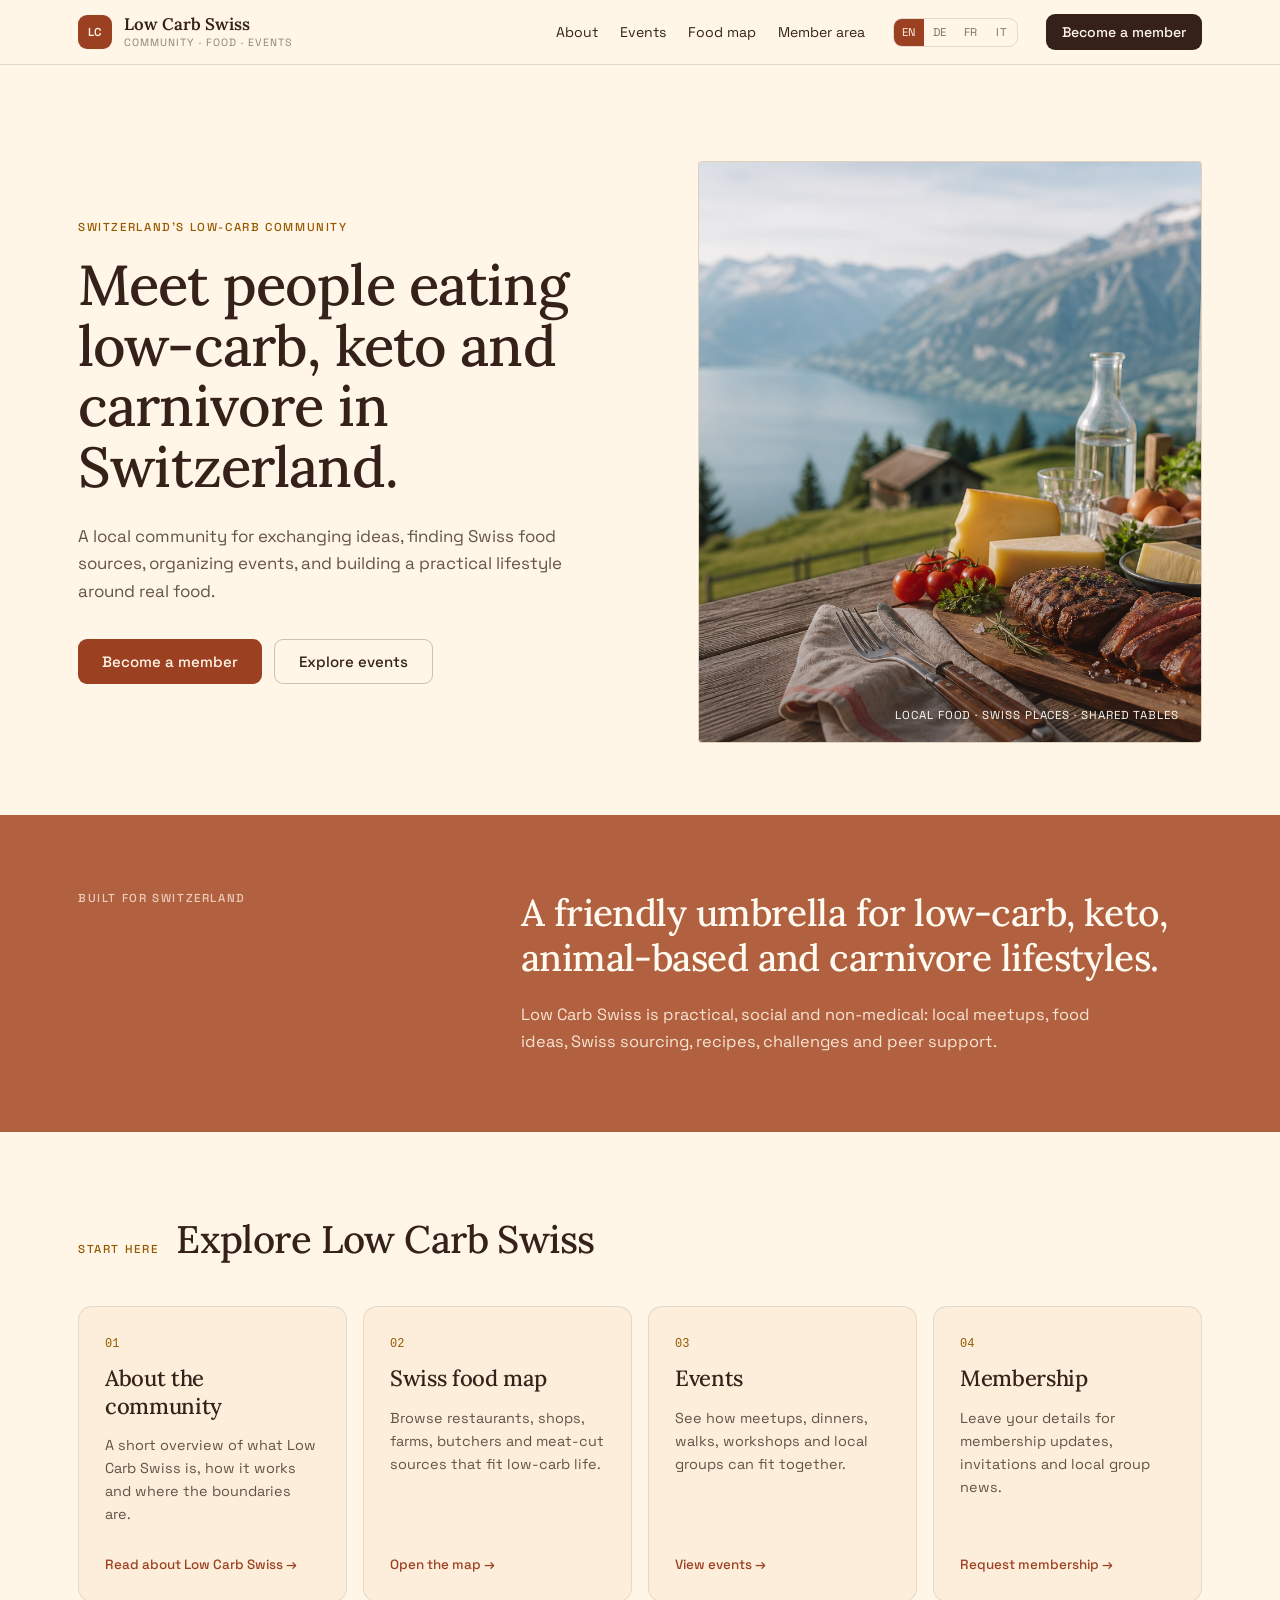
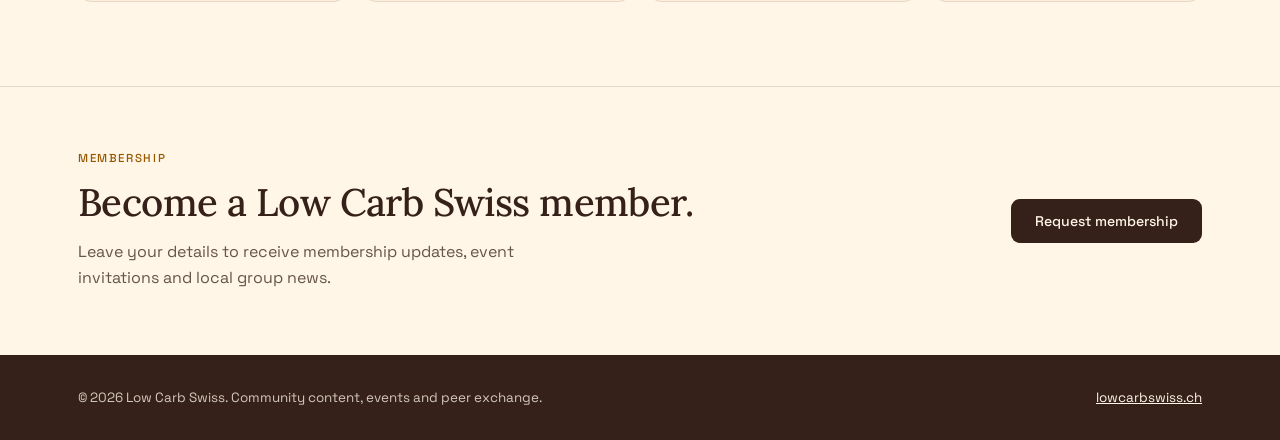
<file: index.html>
<!doctype html>
<html lang="en">
  <head>
    <meta charset="utf-8" />
    <meta name="viewport" content="width=device-width, initial-scale=1" />
    <title>Low Carb Swiss | Keto, Carnivore and Low-Carb Community Switzerland</title>
    <meta
      name="description"
      content="Low Carb Swiss is a Switzerland-based community for low-carb, keto and carnivore lifestyles, local events, food sourcing, recipes and member resources."
    />
    <link rel="stylesheet" href="styles.css?v=warm-redesign-20260907" />
  </head>
  <body data-page="home">
    <header class="site-header">
      <div class="header-inner">
      <a class="brand" href="index.html" aria-label="Low Carb Swiss home">
        <span class="brand-mark">LC</span>
        <span>
          <strong>Low Carb Swiss</strong>
          <small data-i18n="brand.tagline">Community · Food · Events</small>
        </span>
      </a>
      <nav class="main-nav" aria-label="Main navigation">
        <a id="nav-about" href="about.html" data-i18n="nav.about">About</a>
        <a id="nav-events" href="events.html" data-i18n="nav.events">Events</a>
        <a id="nav-food-map" href="food-map.html" data-i18n="nav.map">Food map</a>
        <a id="nav-member-area" href="member-area.html" data-i18n="nav.roadmap">Member area</a>
      </nav>
      <div class="language-switcher" aria-label="Language">
        <button class="active" type="button" data-lang="en">EN</button>
        <button type="button" data-lang="de">DE</button>
        <button type="button" data-lang="fr">FR</button>
        <button type="button" data-lang="it">IT</button>
      </div>
        <a class="header-action" href="member-area.html#join" data-i18n="nav.cta">Become a member</a>
      </div>
    </header>

    <main id="top">
      <section class="section home-hero">
        <div class="home-hero-copy">
          <p class="section-label" data-i18n="hero.eyebrow">Switzerland's low-carb community</p>
          <h1 data-i18n="hero.title">Meet people eating low-carb, keto and carnivore in Switzerland.</h1>
          <p data-i18n="hero.copy">A local community for exchanging ideas, finding Swiss food sources, organizing events, and building a practical lifestyle around real food.</p>
          <div class="page-actions">
            <a class="primary-button" href="member-area.html#join" data-i18n="hero.primary">Become a member</a>
            <a class="outline-button" href="events.html" data-i18n="hero.secondary">Explore events</a>
          </div>
        </div>
        <figure class="home-hero-media">
          <img src="assets/low-carb-swiss-hero.png" alt="Swiss alpine table with local low-carb food" />
          <figcaption>Local food · Swiss places · Shared tables</figcaption>
        </figure>
      </section>

      <section class="intro">
        <p class="section-label" data-i18n="intro.label">Built for Switzerland</p>
        <div>
          <h2 data-i18n="intro.title">A friendly umbrella for low-carb, keto, animal-based and carnivore lifestyles.</h2>
          <p data-i18n="intro.copy">
            Low Carb Swiss is practical, social and non-medical: local meetups, food ideas, Swiss sourcing, recipes, challenges and peer support.
          </p>
        </div>
      </section>

      <section class="section link-section" aria-labelledby="explore-title">
        <div class="section-heading">
          <p class="section-label" data-i18n="explore.label">Start here</p>
          <h2 id="explore-title" data-i18n="explore.title">Explore Low Carb Swiss</h2>
        </div>
        <div class="link-grid">
          <a class="link-card" href="about.html">
            <span>01</span>
            <h3 data-i18n="explore.about.title">About the community</h3>
            <p data-i18n="explore.about.copy">A short overview of what Low Carb Swiss is, how it works and where the boundaries are.</p>
            <strong data-i18n="explore.about.action">Read about Low Carb Swiss</strong>
          </a>
          <a class="link-card" href="food-map.html">
            <span>02</span>
            <h3 data-i18n="explore.map.title">Swiss food map</h3>
            <p data-i18n="explore.map.copy">Browse restaurants, shops, farms, butchers and meat-cut sources that fit low-carb life.</p>
            <strong data-i18n="explore.map.action">Open the map</strong>
          </a>
          <a class="link-card" href="events.html">
            <span>03</span>
            <h3 data-i18n="explore.events.title">Events</h3>
            <p data-i18n="explore.events.copy">See how meetups, dinners, walks, workshops and local groups can fit together.</p>
            <strong data-i18n="explore.events.action">View events</strong>
          </a>
          <a class="link-card" href="member-area.html">
            <span>04</span>
            <h3 data-i18n="explore.member.title">Membership</h3>
            <p data-i18n="explore.member.copy">Leave your details for membership updates, invitations and local group news.</p>
            <strong data-i18n="explore.member.action">Request membership</strong>
          </a>
        </div>
      </section>

      <section class="home-join" aria-labelledby="home-join-title">
        <div>
          <p class="section-label" data-i18n="join.label">Membership</p>
          <h2 id="home-join-title" data-i18n="join.title">Become a Low Carb Swiss member.</h2>
          <p data-i18n="join.copy">Leave your details to receive membership updates, event invitations and local group news.</p>
        </div>
        <a class="dark-button" href="member-area.html#join" data-i18n="form.submit">Request membership</a>
      </section>

    </main>

    <footer>
      <p>© <span id="year"></span> Low Carb Swiss. <span data-i18n="footer.copy">Community content, events and peer exchange.</span></p>
      <p><a href="https://lowcarbswiss.ch">lowcarbswiss.ch</a></p>
    </footer>

    <script src="script.js?v=warm-redesign-20260907"></script>
    <!-- Cloudflare Web Analytics -->
    <script type="module" src="https://static.cloudflareinsights.com/beacon.min.js" data-cf-beacon='{"token":"1f5ea6bad378484a88cebcc611ad8855"}'></script>
    <!-- End Cloudflare Web Analytics -->
  </body>
</html>
</file>
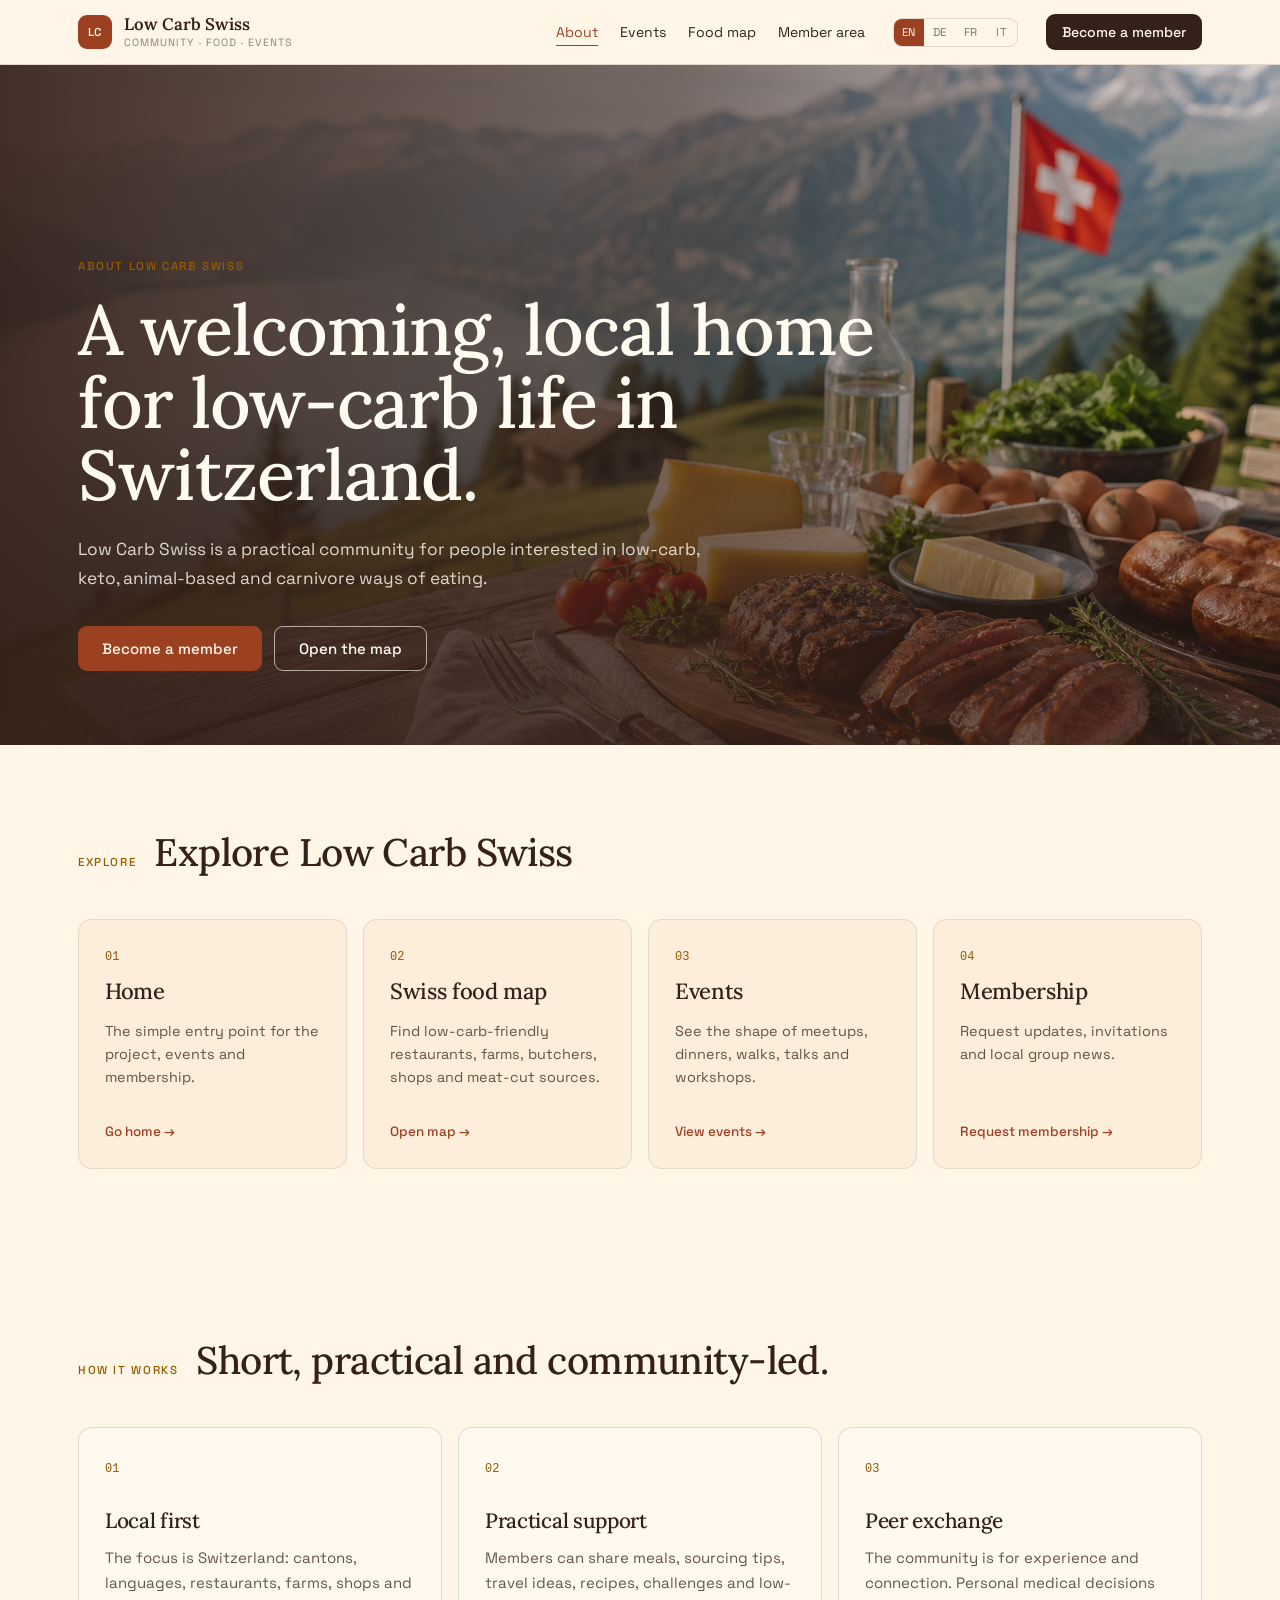
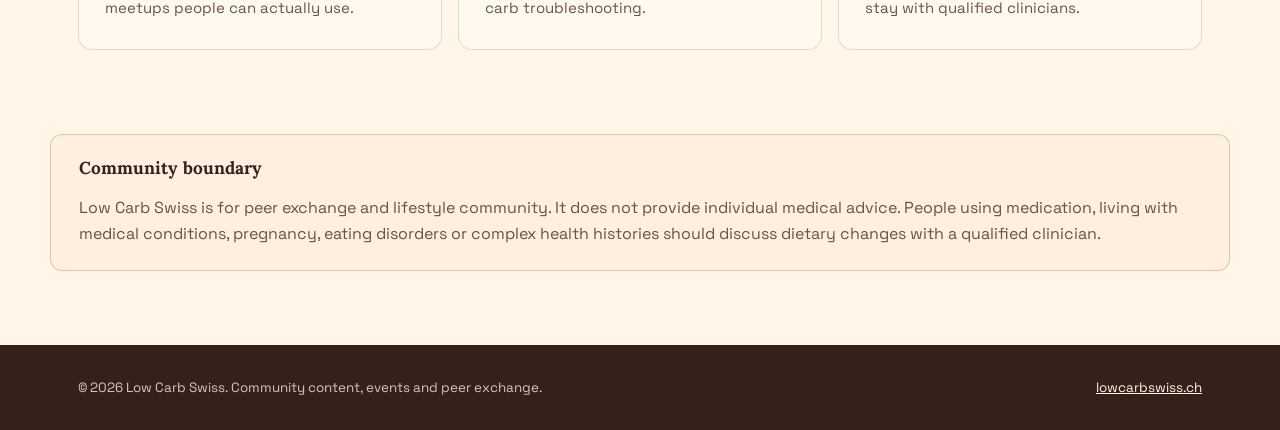
<file: about.html>
<!doctype html>
<html lang="en">
  <head>
    <meta charset="utf-8" />
    <meta name="viewport" content="width=device-width, initial-scale=1" />
    <title>About | Low Carb Swiss</title>
    <meta
      name="description"
      content="A concise overview of Low Carb Swiss, a Switzerland-based low-carb, keto and carnivore community for local events, food sourcing and peer exchange."
    />
    <link rel="stylesheet" href="styles.css?v=warm-redesign-20260907" />
  </head>
  <body data-page="about">
    <header class="site-header">
      <div class="header-inner">
      <a class="brand" href="index.html" aria-label="Low Carb Swiss home">
        <span class="brand-mark">LC</span>
        <span>
          <strong>Low Carb Swiss</strong>
          <small data-i18n="brand.tagline">Community · Food · Events</small>
        </span>
      </a>
      <nav class="main-nav" aria-label="Main navigation">
        <a id="nav-about" href="about.html" data-i18n="nav.about" aria-current="page">About</a>
        <a id="nav-events" href="events.html" data-i18n="nav.events">Events</a>
        <a id="nav-food-map" href="food-map.html" data-i18n="nav.map">Food map</a>
        <a id="nav-member-area" href="member-area.html" data-i18n="nav.roadmap">Member area</a>
      </nav>
      <div class="language-switcher" aria-label="Language">
        <button class="active" type="button" data-lang="en">EN</button>
        <button type="button" data-lang="de">DE</button>
        <button type="button" data-lang="fr">FR</button>
        <button type="button" data-lang="it">IT</button>
      </div>
        <a class="header-action" href="member-area.html#join" data-i18n="nav.cta">Become a member</a>
      </div>
    </header>

    <main id="top">
      <section class="hero about-photo-hero">
        <img src="assets/low-carb-swiss-hero.png" alt="" aria-hidden="true" />
        <div class="hero-overlay"></div>
        <div class="hero-content">
          <p class="eyebrow" data-i18n="about.label">About Low Carb Swiss</p>
          <h1 data-i18n="about.title">A welcoming, local home for low-carb life in Switzerland.</h1>
          <p data-i18n="about.copy">
            Low Carb Swiss is a practical community for people interested in low-carb, keto, animal-based and carnivore ways of eating.
          </p>
          <div class="hero-actions">
            <a class="primary-button" href="member-area.html#join" data-i18n="nav.cta">Become a member</a>
            <a class="secondary-button" href="food-map.html" data-i18n="explore.map.action">Open the map</a>
          </div>
        </div>
      </section>

      <section class="section link-section" aria-labelledby="about-links-title">
        <div class="section-heading">
          <p class="section-label" data-i18n="about.links.label">Explore</p>
          <h2 id="about-links-title" data-i18n="about.links.title">Explore Low Carb Swiss</h2>
        </div>
        <div class="link-grid">
          <a class="link-card" href="index.html">
            <span>01</span>
            <h3 data-i18n="about.link.home.title">Home</h3>
            <p data-i18n="about.link.home.copy">The simple entry point for the project, events and membership.</p>
            <strong data-i18n="about.link.home.action">Go home</strong>
          </a>
          <a class="link-card" href="food-map.html">
            <span>02</span>
            <h3 data-i18n="about.link.map.title">Swiss food map</h3>
            <p data-i18n="about.link.map.copy">Find low-carb-friendly restaurants, farms, butchers, shops and meat-cut sources.</p>
            <strong data-i18n="about.link.map.action">Open map</strong>
          </a>
          <a class="link-card" href="events.html">
            <span>03</span>
            <h3 data-i18n="about.link.events.title">Events</h3>
            <p data-i18n="about.link.events.copy">See the shape of meetups, dinners, walks, talks and workshops.</p>
            <strong data-i18n="about.link.events.action">View events</strong>
          </a>
          <a class="link-card" href="member-area.html">
            <span>04</span>
            <h3 data-i18n="about.link.join.title">Membership</h3>
            <p data-i18n="about.link.join.copy">Request updates, invitations and local group news.</p>
            <strong data-i18n="about.link.join.action">Request membership</strong>
          </a>
        </div>
      </section>

      <section class="section">
        <div class="section-heading">
          <p class="section-label" data-i18n="about.principles.label">How it works</p>
          <h2 data-i18n="about.principles.title">Short, practical and community-led.</h2>
        </div>
        <div class="feature-grid compact-grid">
          <article>
            <span>01</span>
            <h3 data-i18n="about.principle.local.title">Local first</h3>
            <p data-i18n="about.principle.local.copy">The focus is Switzerland: cantons, languages, restaurants, farms, shops and meetups people can actually use.</p>
          </article>
          <article>
            <span>02</span>
            <h3 data-i18n="about.principle.practical.title">Practical support</h3>
            <p data-i18n="about.principle.practical.copy">Members can share meals, sourcing tips, travel ideas, recipes, challenges and low-carb troubleshooting.</p>
          </article>
          <article>
            <span>03</span>
            <h3 data-i18n="about.principle.peer.title">Peer exchange</h3>
            <p data-i18n="about.principle.peer.copy">The community is for experience and connection. Personal medical decisions stay with qualified clinicians.</p>
          </article>
        </div>
      </section>

      <section class="notice">
        <strong data-i18n="notice.title">Community boundary</strong>
        <p data-i18n="notice.copy">
          Low Carb Swiss is for peer exchange and lifestyle community. It does not provide individual medical advice. People using medication, living with medical conditions, pregnancy, eating disorders or complex health histories should discuss dietary changes with a qualified clinician.
        </p>
      </section>
    </main>

    <footer>
      <p>© <span id="year"></span> Low Carb Swiss. <span data-i18n="footer.copy">Community content, events and peer exchange.</span></p>
      <p><a href="https://lowcarbswiss.ch">lowcarbswiss.ch</a></p>
    </footer>

    <script src="script.js?v=warm-redesign-20260907"></script>
    <!-- Cloudflare Web Analytics -->
    <script type="module" src="https://static.cloudflareinsights.com/beacon.min.js" data-cf-beacon='{"token":"1f5ea6bad378484a88cebcc611ad8855"}'></script>
    <!-- End Cloudflare Web Analytics -->
  </body>
</html>
</file>
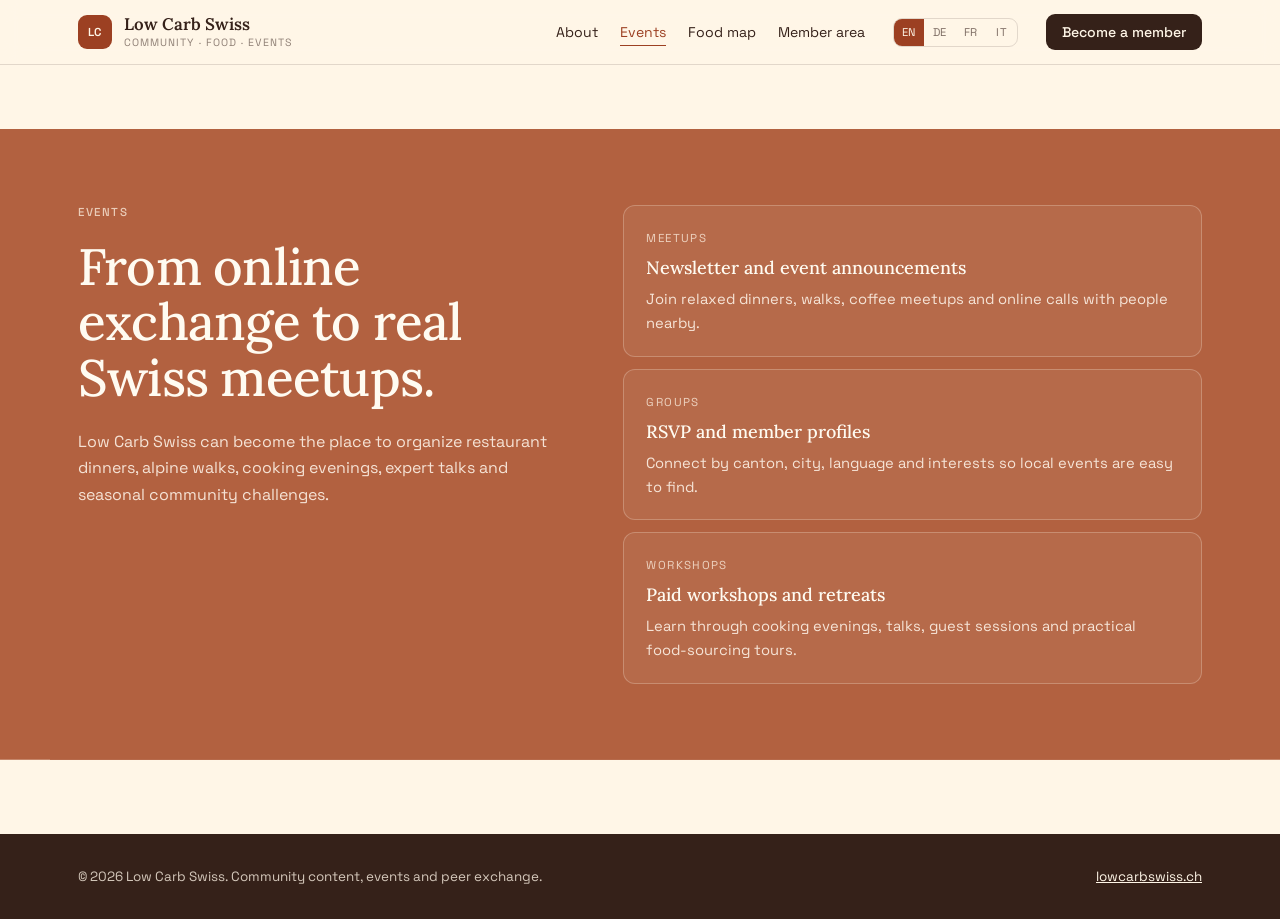
<file: events.html>
<!doctype html>
<html lang="en">
  <head>
    <meta charset="utf-8" />
    <meta name="viewport" content="width=device-width, initial-scale=1" />
    <title>Events | Low Carb Swiss</title>
    <meta
      name="description"
      content="Explore Low Carb Swiss events, including meetups, dinners, walks, talks, workshops and local low-carb community gatherings in Switzerland."
    />
    <link rel="stylesheet" href="styles.css?v=warm-redesign-20260907" />
  </head>
  <body data-page="events">
    <header class="site-header">
      <div class="header-inner">
      <a class="brand" href="index.html" aria-label="Low Carb Swiss home">
        <span class="brand-mark">LC</span>
        <span>
          <strong>Low Carb Swiss</strong>
          <small data-i18n="brand.tagline">Community · Food · Events</small>
        </span>
      </a>
      <nav class="main-nav" aria-label="Main navigation">
        <a id="nav-about" href="about.html" data-i18n="nav.about">About</a>
        <a id="nav-events" href="events.html" data-i18n="nav.events" aria-current="page">Events</a>
        <a id="nav-food-map" href="food-map.html" data-i18n="nav.map">Food map</a>
        <a id="nav-member-area" href="member-area.html" data-i18n="nav.roadmap">Member area</a>
      </nav>
      <div class="language-switcher" aria-label="Language">
        <button class="active" type="button" data-lang="en">EN</button>
        <button type="button" data-lang="de">DE</button>
        <button type="button" data-lang="fr">FR</button>
        <button type="button" data-lang="it">IT</button>
      </div>
        <a class="header-action" href="member-area.html#join" data-i18n="nav.cta">Become a member</a>
      </div>
    </header>

    <main id="top">
      <section class="events-band events-page-band">
        <div>
          <p class="section-label" data-i18n="events.label">Events</p>
          <h1 data-i18n="events.title">From online exchange to real Swiss meetups.</h1>
          <p data-i18n="events.copy">
            Low Carb Swiss can become the place to organize restaurant dinners, alpine walks, cooking evenings, expert talks and seasonal community challenges.
          </p>
        </div>
        <div class="event-list">
          <article>
            <time data-i18n="phase.one">Meetups</time>
            <strong data-i18n="events.phase1.title">Newsletter and event announcements</strong>
            <p data-i18n="events.phase1.copy">Join relaxed dinners, walks, coffee meetups and online calls with people nearby.</p>
          </article>
          <article>
            <time data-i18n="phase.two">Groups</time>
            <strong data-i18n="events.phase2.title">RSVP and member profiles</strong>
            <p data-i18n="events.phase2.copy">Connect by canton, city, language and interests so local events are easy to find.</p>
          </article>
          <article>
            <time data-i18n="phase.three">Workshops</time>
            <strong data-i18n="events.phase3.title">Paid workshops and retreats</strong>
            <p data-i18n="events.phase3.copy">Learn through cooking evenings, talks, guest sessions and practical food-sourcing tours.</p>
          </article>
        </div>
      </section>
    </main>

    <footer>
      <p>© <span id="year"></span> Low Carb Swiss. <span data-i18n="footer.copy">Community content, events and peer exchange.</span></p>
      <p><a href="https://lowcarbswiss.ch">lowcarbswiss.ch</a></p>
    </footer>

    <script src="script.js?v=warm-redesign-20260907"></script>
    <!-- Cloudflare Web Analytics -->
    <script type="module" src="https://static.cloudflareinsights.com/beacon.min.js" data-cf-beacon='{"token":"1f5ea6bad378484a88cebcc611ad8855"}'></script>
    <!-- End Cloudflare Web Analytics -->
  </body>
</html>
</file>
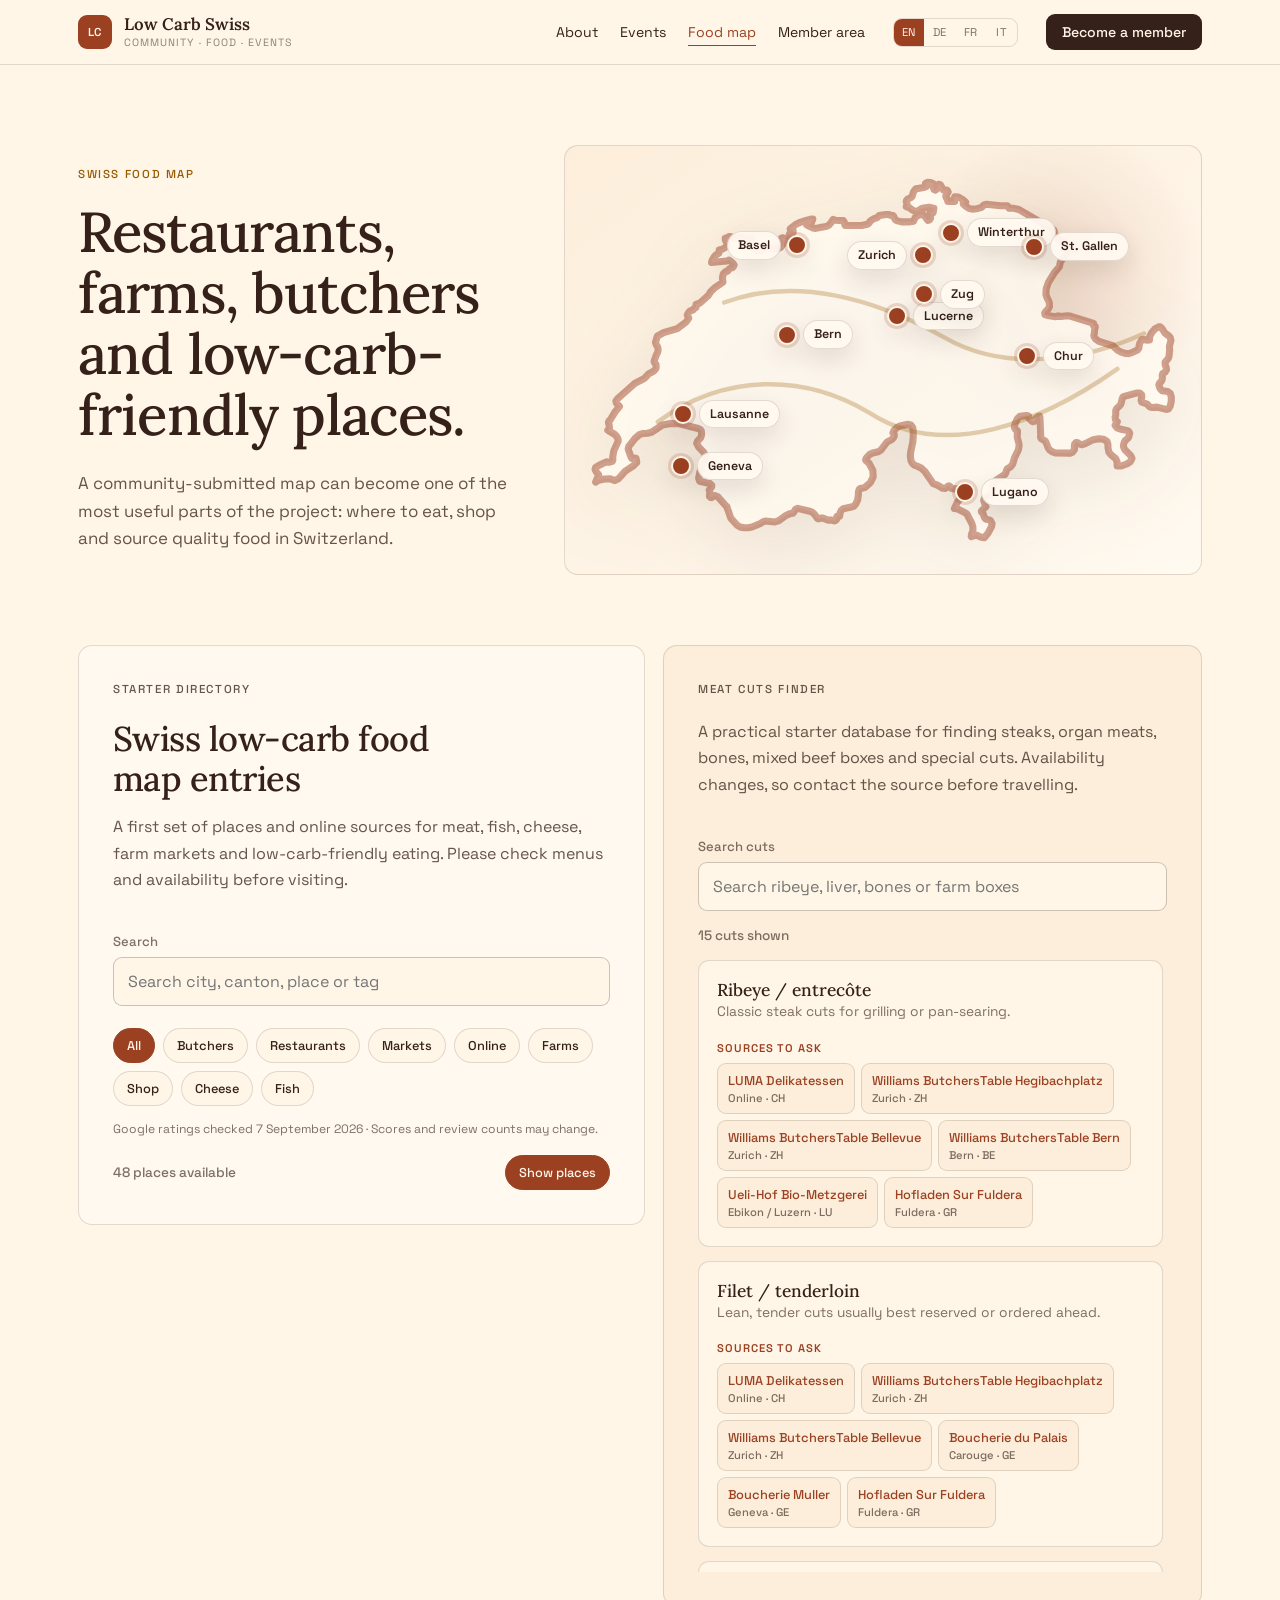
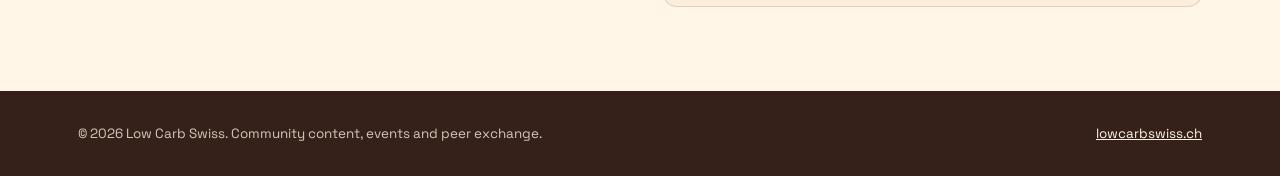
<file: food-map.html>
<!doctype html>
<html lang="en">
  <head>
    <meta charset="utf-8" />
    <meta name="viewport" content="width=device-width, initial-scale=1" />
    <title>Swiss Food Map | Low Carb Swiss</title>
    <meta
      name="description"
      content="Explore Swiss low-carb-friendly restaurants, butchers, farms, shops, markets and meat-cut sources from Low Carb Swiss."
    />
    <link rel="stylesheet" href="styles.css?v=google-reviews-20260907" />
  </head>
  <body data-page="food-map">
    <header class="site-header">
      <div class="header-inner">
      <a class="brand" href="index.html" aria-label="Low Carb Swiss home">
        <span class="brand-mark">LC</span>
        <span>
          <strong>Low Carb Swiss</strong>
          <small data-i18n="brand.tagline">Community · Food · Events</small>
        </span>
      </a>
      <nav class="main-nav" aria-label="Main navigation">
        <a id="nav-about" href="about.html" data-i18n="nav.about">About</a>
        <a id="nav-events" href="events.html" data-i18n="nav.events">Events</a>
        <a id="nav-food-map" href="food-map.html" data-i18n="nav.map" aria-current="page">Food map</a>
        <a id="nav-member-area" href="member-area.html" data-i18n="nav.roadmap">Member area</a>
      </nav>
      <div class="language-switcher" aria-label="Language">
        <button class="active" type="button" data-lang="en">EN</button>
        <button type="button" data-lang="de">DE</button>
        <button type="button" data-lang="fr">FR</button>
        <button type="button" data-lang="it">IT</button>
      </div>
        <a class="header-action" href="member-area.html#join" data-i18n="nav.cta">Become a member</a>
      </div>
    </header>

    <main id="top">
      <section id="map" class="section split-section map-page">
        <div>
          <p class="section-label" data-i18n="map.label">Swiss food map</p>
          <h1 data-i18n="map.title">Restaurants, farms, butchers and low-carb-friendly places.</h1>
          <p data-i18n="map.copy">
            A community-submitted map can become one of the most useful parts of the project: where to eat, shop and source quality food in Switzerland.
          </p>
        </div>
        <div class="map-mock swiss-map" aria-label="Clickable Swiss food map">
          <svg class="swiss-map-shape" viewBox="0 0 720 470" role="img" aria-labelledby="swiss-map-title">
            <title id="swiss-map-title">Map of Switzerland</title>
            <path d="M684.1 224.1 L683.4 230.7 L682.9 232.5 L682 233.8 L678.9 237.5 L679.1 240.5 L680.2 243.4 L680.5 246.2 L678.8 248.8 L676.3 250.3 L675.7 252.2 L675.9 254.5 L675.6 257.4 L674.2 259.7 L672.6 261.2 L671.9 263.1 L673.1 267 L675.7 269.9 L681.9 270.6 L684.9 273 L686 276.9 L685.9 282.2 L684.7 287.2 L683.9 288.6 L682.7 290.5 L680.1 290.9 L669.8 288.3 L664.7 288.8 L662.9 288.5 L661.3 287.7 L660.3 286.8 L659.6 285.8 L658.4 284.8 L652.5 282.8 L651.8 280.6 L652.6 276.5 L652.4 274.2 L650.1 272.3 L646.3 272.4 L632.7 276.2 L631.3 276.9 L630.6 278.4 L628.9 285 L627.7 286.6 L624.5 289.6 L623.3 291.4 L623.1 292.9 L623.1 297.3 L622.4 299.5 L622.6 301.4 L623 302.9 L623.7 304 L624.9 304.8 L622.4 309 L624.6 311.8 L628.9 313.4 L635.4 314.6 L637.8 315.6 L638.9 317.8 L637.8 322.3 L636.8 323.6 L633.7 326.3 L632.7 328.2 L631.9 331 L631.8 332.8 L632.4 334.5 L633.7 336.8 L639.7 342.7 L641.5 346.3 L639.6 350.2 L635.6 352.7 L629.5 354.9 L624.7 354.9 L624.6 350.3 L623.2 346.8 L617.4 341.9 L615.3 339.1 L614.4 334.7 L614.3 330.6 L613.4 327.3 L609.8 325 L606.8 324.3 L604 324.1 L597.7 325.1 L588.1 329.9 L585.1 330.9 L583.2 330.5 L579.7 328.4 L578.1 328.4 L576.6 330.1 L576.3 332.4 L576.5 334.7 L576.4 336.3 L574.2 339.3 L571.5 340.4 L554.9 340.2 L551.6 339 L548.5 337 L546.7 334.5 L543.8 327.2 L542.5 326.2 L539.3 324.4 L538.3 323.4 L538 322.3 L538.2 319.2 L537.3 299.7 L536.9 298.5 L535.7 298.7 L533.4 300.4 L532.4 301.7 L531.9 303.1 L531.2 304.3 L529.6 304.9 L528.6 304.5 L524.9 301.1 L524.8 298.6 L521.9 297.8 L514.9 298.7 L512.1 301.1 L509.6 306 L508.4 311 L509.8 313.7 L511.8 315 L512 317.1 L511.7 319.6 L511.7 322.5 L513.6 329.7 L513.8 332.3 L512.9 336.8 L508.7 345.4 L506.6 352.7 L505.2 354.7 L503.6 356.3 L501.8 357.1 L500.3 358.2 L499.5 360.2 L498.8 362.5 L497.7 364.5 L497.6 364.6 L487.1 371.6 L484.5 375.5 L483.9 378.1 L484.2 382.7 L483.8 385.2 L482.6 387.1 L481.2 387.9 L478.1 388.8 L474.4 391.6 L473.7 393.9 L476.3 401 L471.6 405.3 L471.2 405.8 L471.1 406.3 L471.2 406.8 L471.6 407.4 L473.1 408.9 L474.3 412.6 L475.6 414.5 L477 415.3 L480.2 415.9 L481.5 416.8 L483.2 420.1 L482.6 423.6 L479 430.4 L474.4 436 L470.1 435.2 L465.3 433.1 L459.6 434.8 L460.1 431.7 L461 429.3 L461.6 426.8 L461.4 423.3 L460.5 420.6 L459.3 418 L456.8 413.6 L455.4 410.4 L454.5 409.1 L453.5 408.3 L445.2 404 L443 403.2 L440.5 403 L440.8 402.5 L441.3 401.5 L443.9 395.8 L448 390.9 L450.1 386.1 L446.5 381.4 L444.3 380.6 L439.8 380.8 L437.5 380.4 L436.4 379.7 L435.4 377.8 L434.9 377.6 L434.2 377.4 L433.3 377.8 L431 379.7 L430 380.3 L427.5 380.2 L420.7 376.3 L417.9 375.4 L416.5 374.7 L407.4 361.5 L403.3 357.4 L399.3 355.5 L395.5 354 L392.9 351.8 L391.3 348.6 L390.7 343.6 L391.2 338.4 L393.5 327.9 L394 322 L394 315.9 L393.4 311.3 L391.4 308.5 L387.2 307.8 L385.3 308.2 L379.2 309.5 L375.3 311.6 L372.2 314.8 L371 317.3 L371.5 318.2 L372.5 318.9 L372.5 321 L371.7 322.8 L370.2 324.5 L368.6 325.7 L364.5 327.7 L357.4 336.9 L354.4 338.9 L348.1 340.2 L345 341.6 L342.2 344.4 L340.7 346.4 L340.1 348.1 L340.6 348.9 L344 351.8 L348.3 359.8 L348.7 367.3 L345.5 373.8 L339.2 379.2 L337.6 379.7 L334.7 380 L333.2 381.1 L332.2 383.2 L331.9 385.5 L331.9 387.8 L331.1 393.6 L330.8 394 L329.4 397 L329.3 397.5 L327.5 399.7 L326.5 400.6 L325.1 401 L314.8 403.3 L312.8 404.9 L311.2 407.9 L310.8 411.7 L307.8 411.8 L307.6 412.2 L307.2 414.3 L307.3 415.3 L307 416 L305.2 417 L304.3 416.9 L301.7 416.2 L297.8 416.2 L290.8 413.7 L289.4 413.9 L288.3 414.4 L287.1 414.7 L285.3 414.1 L285.1 413.6 L282.4 409.7 L280.2 407.7 L278 406.4 L263.2 402.8 L260.8 404.1 L259.4 406.4 L257.8 408.4 L254.8 408.8 L250.5 410.6 L242 416.7 L237.3 418.3 L226.5 417.2 L224.6 417.8 L220.5 420.3 L211.6 423.9 L207.2 424.7 L202.5 424.8 L198.1 423.9 L194.7 421.9 L188.2 414.8 L187.2 413.1 L186.5 411.1 L185.4 407.4 L183.8 403.2 L183.3 401 L182.6 400.5 L172.8 389.7 L169.5 388.3 L168.3 388.8 L167.2 389.8 L166.1 390.7 L164.8 390.5 L163.5 389.5 L163.4 388.9 L163.7 388.1 L163.6 386.5 L163.9 386.3 L163.8 384.2 L163.6 382.1 L163.2 382.3 L163.8 381.3 L165 379.9 L166 378.4 L166.1 376.8 L163.9 374.7 L152.4 372.2 L151.2 368.8 L152.5 361.9 L155 354.6 L160.1 344.9 L156.9 339.4 L151.7 334.1 L149 329.5 L149.7 327.1 L153.6 322.8 L154.6 319.4 L154.4 317.4 L154.3 315.5 L152.9 313.5 L150.7 312.5 L129.2 307.1 L119.6 306.8 L110.3 308.6 L98 316.8 L93.3 317.9 L88.6 318.1 L84.1 319.5 L79.4 323.5 L75.3 328.8 L72.2 332.8 L71.5 335.6 L72.1 337.6 L73.4 341 L73.5 341.9 L74.9 345.2 L75.5 346.1 L77 346.8 L79.4 345.8 L80.4 346.2 L81.2 350.9 L77.4 354.7 L68.2 360.7 L60.8 369.1 L56.1 371.5 L51.2 369.3 L44.6 369.6 L38.1 371.1 L34.6 373.1 L36.5 368.7 L37.6 366.7 L38.1 364.9 L35.5 361.8 L34 359 L34.5 356.6 L38.1 354.4 L46.7 350.3 L47 350.2 L47.2 350.2 L47.5 350.2 L48.6 350.6 L49.5 350.7 L50.3 350.6 L53.5 349.6 L54.1 348.2 L54 346.4 L54.1 344.2 L55.1 338.4 L55.6 336.8 L57.7 332.3 L60.2 326.7 L60 324.4 L58.3 321.3 L56.2 319.1 L49.1 314.9 L48.4 314.5 L50 312.9 L50.3 311.6 L50 310.2 L50 308.7 L49.9 308 L49.5 307.2 L49.2 306.3 L49.2 305.2 L49.8 304 L51.4 302.3 L56.5 293.9 L61.6 287.6 L58.1 283.8 L57.6 281.2 L59.6 278.7 L79 261.5 L89.4 256 L90.8 254.8 L94.6 250.7 L99.4 248.2 L100.9 247.1 L102.6 245.2 L103.1 243.5 L103 240.1 L102 238.9 L101.2 237.9 L100.8 236.8 L101 235.8 L103.3 229.2 L104.3 227.4 L104.6 226.8 L105.1 225.5 L105.3 222.7 L104.9 220.5 L102.9 216.9 L102.3 215.1 L104.5 208 L111.5 204.1 L127 199.4 L136.7 192.3 L140 187.7 L138.3 184 L140.2 180.7 L141.6 179.4 L145.2 178.2 L145.7 176.9 L146.3 176.6 L148.3 175.5 L148.2 172.1 L152.5 170.6 L161.6 162.5 L162 162.2 L164.7 157.9 L168.9 153.7 L178.7 146.8 L178.1 141.8 L179.1 137.6 L181.8 135 L183.1 134.8 L183.9 134.5 L186 131.8 L187.5 131 L189 130.6 L190.3 129.7 L191.4 127.5 L189.9 125.4 L187.8 123.6 L185.6 121.9 L183 123.1 L165.8 124.7 L166.5 122.1 L168.3 119 L170.4 116.3 L174.1 114.2 L174.4 110.4 L178.1 109.6 L180.5 108.3 L182.6 106.5 L183.7 104.8 L183 102.4 L181.5 99.6 L181.2 97.3 L183.9 96.6 L185.2 95.6 L186.5 95.3 L187.8 95.6 L189.1 96.6 L192.8 97.1 L200 95.9 L203.4 96.6 L205.3 97.6 L205.6 97.6 L207.2 97.9 L211.2 97.5 L208.5 103.3 L209.4 106.6 L212.5 108.4 L216.7 109.7 L217.3 110.1 L217.7 110.8 L218.3 111.6 L219.4 112 L220.4 111.8 L225.9 109.6 L229.7 108.8 L233.7 109 L239.7 109.2 L241.1 108.7 L243.8 107.7 L245.8 105.1 L246.6 104.1 L247.1 102.2 L246.8 101.1 L246.1 100.1 L245.7 99.6 L244.9 98.4 L244.9 97.1 L246.6 96.7 L248.8 97.4 L249.5 97.8 L250.7 98.5 L252.6 98.8 L254.8 96.9 L255.1 96.6 L255.2 96 L255.3 95.5 L255.2 95.4 L255.1 94.9 L254.1 93.6 L253.8 92.8 L254 92.1 L254.8 91.7 L256.3 92 L257.5 91.6 L258.1 90.5 L258 88.4 L257.5 88.4 L255.1 86.7 L254.8 86.6 L260.3 82.3 L261.1 81.6 L264.6 79.8 L269.6 78 L269.7 78 L277.1 75.9 L280.4 75.5 L278.5 80.6 L276.9 82 L273.5 82 L273.2 82 L278.5 84.7 L280.6 85.7 L283.8 86.1 L290.1 84.9 L295.8 83.8 L298.6 82.3 L300.9 79.7 L303.5 75.8 L305.5 76.8 L314.8 77.3 L315.7 78.2 L316.2 80.1 L316.5 82 L316.9 82.8 L335.7 82.8 L342.2 81.5 L343.6 80.5 L344.2 79.7 L344.8 78.6 L346 77.3 L347.2 76.4 L350.3 74.8 L353 74.1 L354 73.1 L354.7 72.1 L355.4 71.6 L363.2 70.4 L365.8 70.4 L369.6 71.5 L371.3 71.6 L372 72.5 L372.8 74.5 L373.8 76.4 L375.2 77.3 L380.7 78.7 L390 78.7 L390.4 78.7 L394.4 78 L394.6 77.1 L396.3 73.6 L400.7 70.8 L405 70.4 L407.3 72.4 L409 75.1 L409.3 75.5 L410.6 77 L412.5 76.4 L412.8 75.8 L413.5 74.8 L413.6 73.3 L413.5 71.8 L413.7 70.5 L413.7 69.8 L413.3 69 L413.1 68 L413.4 66.9 L413.9 66.5 L414.7 66.2 L415.3 66.2 L415.5 66.5 L415.5 67.8 L416.5 68.2 L417.3 63.4 L416 63.3 L415.3 63 L413.7 62.4 L411.7 62.1 L404.6 63.2 L402.5 64.2 L400.5 65.6 L398.3 66.6 L395.8 66.7 L392.8 65.1 L389.1 62.4 L388.4 62.3 L386.1 61.5 L387 59.3 L386.7 57.6 L386.1 56.1 L386.2 54.6 L387.6 53.1 L391.3 51.2 L392.8 49.8 L393.9 45.8 L394.6 44.3 L396.6 41.6 L397.7 40.9 L399.3 41 L407.1 39.5 L409.3 38.4 L407.9 35.2 L410.2 34 L413.8 34.2 L416.5 35.3 L416.7 36.8 L416.8 39.4 L417.4 41.9 L418.8 42.9 L420.6 41.8 L421.3 37.4 L422.6 36.1 L424.5 36.6 L425.9 38.6 L427 41 L428.1 42.6 L429.6 42.9 L431.2 42.6 L432.6 42.9 L433.6 44.9 L433.2 45.7 L431.2 48.4 L430.8 49.8 L431.4 51.4 L432.5 52.8 L432.9 54.3 L433.2 55.6 L440.8 55.5 L439.6 54.3 L440.9 50.3 L444.8 50.5 L449.5 53.1 L453.3 56.4 L450.6 57 L450.6 58.4 L452.7 60.4 L452.8 60.5 L457 63.4 L460.5 64.3 L466.2 63.8 L471.4 62.2 L473.7 59.8 L476.5 58.8 L492.6 60.5 L500.6 60.5 L502.5 63.4 L507.9 63.4 L513.5 64.7 L553.2 88.1 L554 91.7 L554.3 92.9 L558.5 99 L563.9 101.4 L568 104.9 L567.9 113.5 L566.5 116.5 L560.9 123.3 L560.2 125.1 L559.5 128.7 L558.9 130.1 L554 135.8 L549.4 143.3 L547 147.2 L544.5 154 L544.1 160.8 L545.2 164.2 L546.8 167.1 L548 170.4 L548.1 174.7 L546.7 177.4 L544.5 179.6 L542.8 181.8 L543 183.7 L546.2 184.6 L555.1 186 L558 185.1 L560.8 185.8 L568.3 184.9 L570.7 185.2 L598 193.5 L597.8 195.8 L598.4 196.3 L599.3 196.2 L599.9 196.9 L599.9 198.1 L599.3 200 L598.9 204.8 L598.4 206.9 L598.7 208.8 L600.5 211.4 L604.1 214 L619.6 218.8 L625.2 223.9 L628.4 225.7 L634.7 227.7 L636.7 227.7 L637.6 227.8 L641.4 226.7 L647.7 223.7 L649.2 221.6 L649.5 220 L649.7 218.3 L650.3 215.8 L652.5 212.2 L654.9 211.8 L657.7 212.5 L661.3 212.3 L661.4 208.5 L663.9 203.9 L667.5 199.8 L671.7 197.5 L672.5 197.4 L673.3 197.5 L674.1 198 L674.1 198 L674.1 198 L675.6 199.6 L678.6 204.3 L683.5 208 L684.8 209.5 L685.6 212.9 L683.8 219.8 L684.1 224.1 Z" />
            <path class="swiss-map-ridge" d="M105 305 C180 250 270 250 345 295 C430 350 540 305 625 245" />
            <path class="swiss-map-ridge" d="M180 170 C260 140 350 165 430 210 C500 250 590 235 655 205" />
          </svg>
          <button class="map-city basel" type="button" data-city="Basel"><span>Basel</span></button>
          <button class="map-city zurich" type="button" data-city="Zurich"><span>Zurich</span></button>
          <button class="map-city winterthur" type="button" data-city="Winterthur"><span>Winterthur</span></button>
          <button class="map-city st-gallen" type="button" data-city="St. Gallen"><span>St. Gallen</span></button>
          <button class="map-city bern" type="button" data-city="Bern"><span>Bern</span></button>
          <button class="map-city lucerne" type="button" data-city="Luzern"><span>Lucerne</span></button>
          <button class="map-city zug" type="button" data-city="Zug"><span>Zug</span></button>
          <button class="map-city lausanne" type="button" data-city="Lausanne"><span>Lausanne</span></button>
          <button class="map-city geneva" type="button" data-city="Geneva"><span>Geneva</span></button>
          <button class="map-city chur" type="button" data-city="Chur"><span>Chur</span></button>
          <button class="map-city lugano" type="button" data-city="Lugano"><span>Lugano</span></button>
        </div>
        <div class="finder-panel-grid">
          <div id="food-directory" class="food-directory">
            <div class="directory-heading">
              <div>
                <p class="section-label" data-i18n="directory.label">Starter directory</p>
                <h2 data-i18n="directory.title">Swiss low-carb food map entries</h2>
                <p data-i18n="directory.copy">A first set of places and online sources for meat, fish, cheese, farm markets and low-carb-friendly eating. Please check menus and availability before visiting.</p>
              </div>
              <label class="search-box">
                <span data-i18n="directory.searchLabel">Search</span>
                <input id="food-search" type="search" data-i18n-placeholder="directory.searchPlaceholder" placeholder="Search city, canton, place or tag" />
              </label>
            </div>
            <div class="food-filters" aria-label="Food map filters">
              <button class="active" type="button" data-filter="all" data-i18n="directory.filterAll">All</button>
              <button type="button" data-filter="butcher" data-i18n="food.type.butcher">Butchers</button>
              <button type="button" data-filter="restaurant" data-i18n="food.type.restaurant">Restaurants</button>
              <button type="button" data-filter="market" data-i18n="food.type.market">Markets</button>
              <button type="button" data-filter="online" data-i18n="food.type.online">Online</button>
              <button type="button" data-filter="farm" data-i18n="food.type.farm">Farms</button>
              <button type="button" data-filter="shop" data-i18n="food.type.shop">Shops</button>
              <button type="button" data-filter="cheese" data-i18n="food.type.cheese">Cheese</button>
              <button type="button" data-filter="fish" data-i18n="food.type.fish">Fish</button>
            </div>
            <p class="review-note" data-i18n="directory.reviewNote">Google ratings checked 7 September 2026 · Scores and review counts may change.</p>
            <div class="results-toolbar">
              <p id="food-map-count" class="food-count"></p>
              <button id="food-results-toggle" class="compact-toggle" type="button" aria-expanded="false" aria-controls="food-map-list" data-i18n="directory.showPlaces">Show places</button>
            </div>
            <div id="food-map-list" class="food-map-list" aria-live="polite" hidden></div>
          </div>
          <div class="cuts-directory">
            <div class="directory-heading">
              <div>
                <p class="section-label" data-i18n="cuts.label">Meat cuts finder</p>
                <p data-i18n="cuts.copy">A practical starter database for finding steaks, organ meats, bones, mixed beef boxes and special cuts. Availability changes, so contact the source before travelling.</p>
              </div>
              <label class="search-box">
                <span data-i18n="cuts.searchLabel">Search cuts</span>
                <input id="cuts-search" type="search" data-i18n-placeholder="cuts.searchPlaceholder" placeholder="Search ribeye, liver, bones or farm boxes" />
              </label>
            </div>
            <p id="cuts-count" class="food-count"></p>
            <div id="cuts-list" class="cuts-list" aria-live="polite"></div>
          </div>
        </div>
      </section>
    </main>

    <footer>
      <p>© <span id="year"></span> Low Carb Swiss. <span data-i18n="footer.copy">Community content, events and peer exchange.</span></p>
      <p><a href="https://lowcarbswiss.ch">lowcarbswiss.ch</a></p>
    </footer>

    <script src="food-map-data.js?v=google-reviews-20260907"></script>
    <script src="script.js?v=google-reviews-20260907"></script>
    <!-- Cloudflare Web Analytics -->
    <script type="module" src="https://static.cloudflareinsights.com/beacon.min.js" data-cf-beacon='{"token":"1f5ea6bad378484a88cebcc611ad8855"}'></script>
    <!-- End Cloudflare Web Analytics -->
  </body>
</html>
</file>
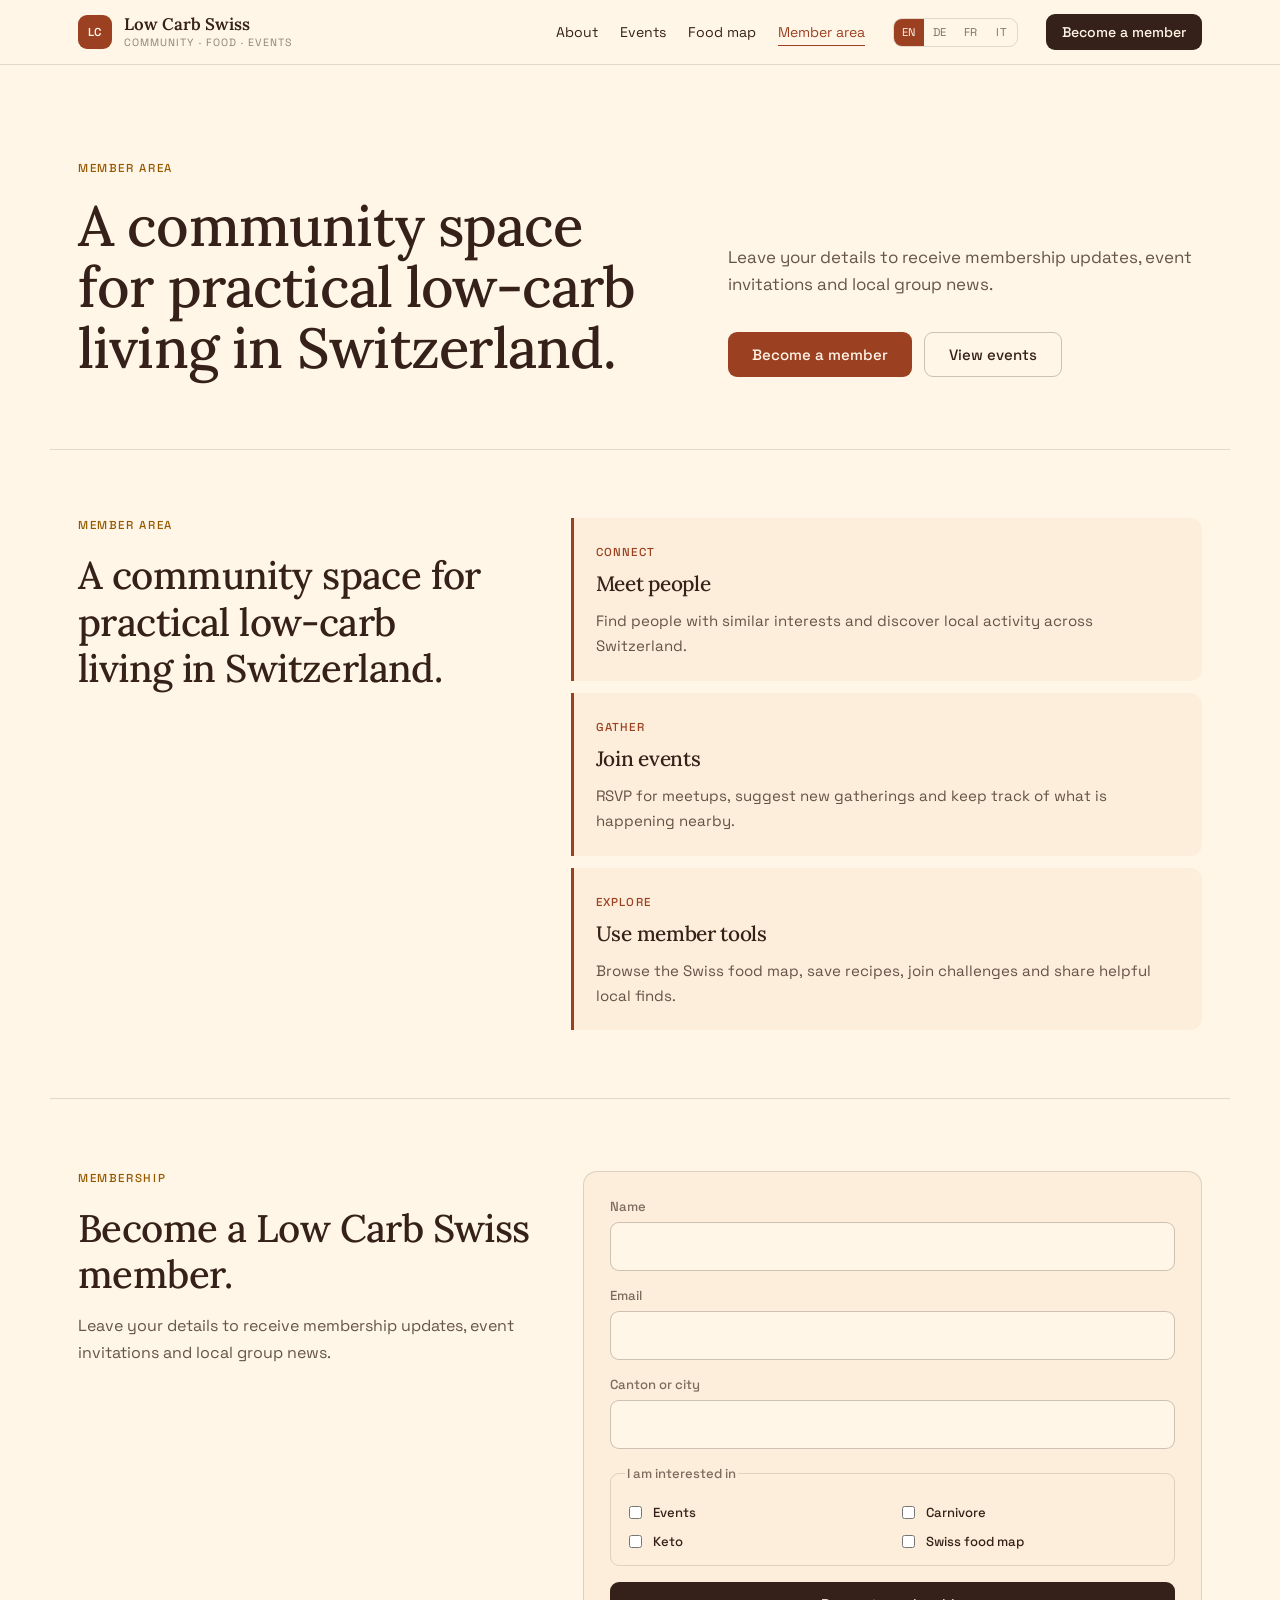
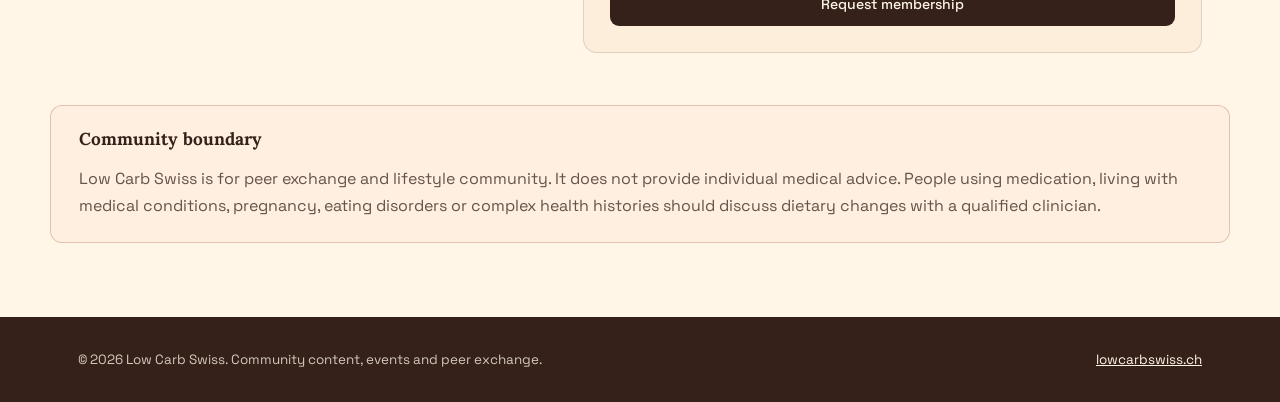
<file: member-area.html>
<!doctype html>
<html lang="en">
  <head>
    <meta charset="utf-8" />
    <meta name="viewport" content="width=device-width, initial-scale=1" />
    <title>Member Area | Low Carb Swiss</title>
    <meta
      name="description"
      content="Join the Low Carb Swiss member area for local low-carb community updates, event invitations, groups and practical Swiss food resources."
    />
    <link rel="stylesheet" href="styles.css?v=warm-redesign-20260907" />
  </head>
  <body data-page="member">
    <header class="site-header">
      <div class="header-inner">
      <a class="brand" href="index.html" aria-label="Low Carb Swiss home">
        <span class="brand-mark">LC</span>
        <span>
          <strong>Low Carb Swiss</strong>
          <small data-i18n="brand.tagline">Community · Food · Events</small>
        </span>
      </a>
      <nav class="main-nav" aria-label="Main navigation">
        <a id="nav-about" href="about.html" data-i18n="nav.about">About</a>
        <a id="nav-events" href="events.html" data-i18n="nav.events">Events</a>
        <a id="nav-food-map" href="food-map.html" data-i18n="nav.map">Food map</a>
        <a id="nav-member-area" href="member-area.html" data-i18n="nav.roadmap" aria-current="page">Member area</a>
      </nav>
      <div class="language-switcher" aria-label="Language">
        <button class="active" type="button" data-lang="en">EN</button>
        <button type="button" data-lang="de">DE</button>
        <button type="button" data-lang="fr">FR</button>
        <button type="button" data-lang="it">IT</button>
      </div>
        <a class="header-action" href="#join" data-i18n="nav.cta">Become a member</a>
      </div>
    </header>

    <main id="top">
      <section class="section page-hero member-page-hero">
        <div>
          <p class="section-label" data-i18n="roadmap.label">Member area</p>
          <h1 data-i18n="roadmap.title">A community space for practical low-carb living in Switzerland.</h1>
        </div>
        <div>
          <p data-i18n="join.copy">Leave your details to receive membership updates, event invitations and local group news.</p>
          <div class="page-actions">
            <a class="primary-button" href="#join" data-i18n="nav.cta">Become a member</a>
            <a class="outline-button" href="events.html" data-i18n="explore.events.action">View events</a>
          </div>
        </div>
      </section>

      <section class="roadmap member-roadmap">
        <div>
          <p class="section-label" data-i18n="roadmap.label">Member area</p>
          <h2 data-i18n="roadmap.title">A community space for practical low-carb living in Switzerland.</h2>
        </div>
        <div class="timeline">
          <article>
            <span data-i18n="roadmap.now.label">Connect</span>
            <h3 data-i18n="roadmap.now.title">Meet people</h3>
            <p data-i18n="roadmap.now.copy">Find people with similar interests and discover local activity across Switzerland.</p>
          </article>
          <article>
            <span data-i18n="roadmap.next.label">Gather</span>
            <h3 data-i18n="roadmap.next.title">Join events</h3>
            <p data-i18n="roadmap.next.copy">RSVP for meetups, suggest new gatherings and keep track of what is happening nearby.</p>
          </article>
          <article>
            <span data-i18n="roadmap.later.label">Explore</span>
            <h3 data-i18n="roadmap.later.title">Use member tools</h3>
            <p data-i18n="roadmap.later.copy">Browse the Swiss food map, save recipes, join challenges and share helpful local finds.</p>
          </article>
        </div>
      </section>

      <section id="join" class="join-section">
        <div>
          <p class="section-label" data-i18n="join.label">Membership</p>
          <h2 data-i18n="join.title">Become a Low Carb Swiss member.</h2>
          <p data-i18n="join.copy">
            Leave your details to receive membership updates, event invitations and local group news.
          </p>
        </div>
        <form>
          <label>
            <span data-i18n="form.name">Name</span>
            <input type="text" name="name" autocomplete="name" />
          </label>
          <label>
            <span data-i18n="form.email">Email</span>
            <input type="email" name="email" autocomplete="email" />
          </label>
          <label>
            <span data-i18n="form.location">Canton or city</span>
            <input type="text" name="location" autocomplete="address-level2" />
          </label>
          <fieldset>
            <legend data-i18n="form.interest">I am interested in</legend>
            <label><input type="checkbox" name="interest" value="events" /> <span data-i18n="form.events">Events</span></label>
            <label><input type="checkbox" name="interest" value="carnivore" /> <span data-i18n="form.carnivore">Carnivore</span></label>
            <label><input type="checkbox" name="interest" value="keto" /> <span data-i18n="form.keto">Keto</span></label>
            <label><input type="checkbox" name="interest" value="map" /> <span data-i18n="form.map">Swiss food map</span></label>
          </fieldset>
          <button type="button" data-i18n="form.submit">Request membership</button>
        </form>
      </section>

      <section class="notice">
        <strong data-i18n="notice.title">Community boundary</strong>
        <p data-i18n="notice.copy">
          Low Carb Swiss is for peer exchange and lifestyle community. It does not provide individual medical advice. People using medication, living with medical conditions, pregnancy, eating disorders or complex health histories should discuss dietary changes with a qualified clinician.
        </p>
      </section>
    </main>

    <footer>
      <p>© <span id="year"></span> Low Carb Swiss. <span data-i18n="footer.copy">Community content, events and peer exchange.</span></p>
      <p><a href="https://lowcarbswiss.ch">lowcarbswiss.ch</a></p>
    </footer>

    <script src="script.js?v=warm-redesign-20260907"></script>
    <!-- Cloudflare Web Analytics -->
    <script type="module" src="https://static.cloudflareinsights.com/beacon.min.js" data-cf-beacon='{"token":"1f5ea6bad378484a88cebcc611ad8855"}'></script>
    <!-- End Cloudflare Web Analytics -->
  </body>
</html>
</file>
<file: styles.css>
@import url("https://fonts.googleapis.com/css2?family=Lora:wght@400;500;600&family=Space+Grotesk:wght@400;500;600&display=swap");

:root {
  color-scheme: light;
  --ink: oklch(0.27 0.035 42);
  --ink-soft: oklch(0.27 0.035 42 / 0.76);
  --muted: oklch(0.27 0.035 42 / 0.64);
  --paper: oklch(0.976 0.022 76);
  --surface: oklch(0.955 0.03 76);
  --surface-soft: oklch(0.986 0.014 76);
  --rust: oklch(0.49 0.13 38);
  --terracotta: oklch(0.58 0.115 42);
  --ochre: oklch(0.52 0.13 72);
  --line: oklch(0.27 0.035 42 / 0.14);
  --line-strong: oklch(0.27 0.035 42 / 0.25);
  --cream-text: oklch(0.99 0.015 76);
  --shadow: 0 24px 70px oklch(0.27 0.035 42 / 0.1);
  font-family: "Space Grotesk", Helvetica, Arial, sans-serif;
}

* { box-sizing: border-box; }

html {
  scroll-behavior: smooth;
  scroll-padding-top: 90px;
}

body {
  min-height: 100vh;
  margin: 0;
  color: var(--ink);
  background: var(--paper);
}

body, button, input { font-family: "Space Grotesk", Helvetica, Arial, sans-serif; }
img, svg { display: block; max-width: 100%; }
a { color: inherit; }
button, a { -webkit-tap-highlight-color: transparent; }

button:focus-visible,
a:focus-visible,
input:focus-visible {
  outline: 2px solid var(--ochre);
  outline-offset: 3px;
}

::selection { color: var(--cream-text); background: var(--rust); }

.site-header {
  position: sticky;
  top: 0;
  z-index: 20;
  border-bottom: 1px solid var(--line);
  background: oklch(0.976 0.022 76 / 0.92);
  backdrop-filter: blur(10px);
}

.header-inner {
  display: grid;
  grid-template-columns: auto 1fr auto auto;
  gap: 28px;
  align-items: center;
  width: min(1180px, 100%);
  margin: 0 auto;
  padding: 14px 28px;
}

.brand {
  display: inline-flex;
  gap: 12px;
  align-items: center;
  min-width: max-content;
  text-decoration: none;
}

.brand-mark {
  display: grid;
  place-items: center;
  width: 34px;
  height: 34px;
  border-radius: 9px;
  color: var(--paper);
  background: var(--rust);
  font-size: 0.72rem;
  font-weight: 600;
  letter-spacing: 0.04em;
}

.brand strong,
.brand small { display: block; line-height: 1.15; }

.brand strong {
  font-family: "Lora", Georgia, serif;
  font-size: 1.05rem;
  font-weight: 600;
}

.brand small {
  margin-top: 2px;
  color: oklch(0.27 0.035 42 / 0.55);
  font-size: 0.66rem;
  letter-spacing: 0.1em;
  text-transform: uppercase;
}

.main-nav {
  display: flex;
  justify-content: flex-end;
  gap: 22px;
  margin-left: auto;
  font-size: 0.88rem;
}

.main-nav a,
.header-action { text-decoration: none; }

.main-nav a { position: relative; padding: 6px 0; }

.main-nav a::after {
  position: absolute;
  right: 0;
  bottom: 1px;
  left: 0;
  height: 1px;
  content: "";
  background: var(--rust);
  transform: scaleX(0);
  transform-origin: right;
  transition: transform 180ms ease;
}

.main-nav a:hover::after,
.main-nav a[aria-current="page"]::after {
  transform: scaleX(1);
  transform-origin: left;
}

.main-nav a[aria-current="page"] { color: var(--rust); }

.language-switcher {
  display: inline-flex;
  gap: 1px;
  overflow: hidden;
  border: 1px solid var(--line);
  border-radius: 9px;
}

.language-switcher button {
  min-width: 30px;
  min-height: 27px;
  border: 0;
  padding: 5px 8px;
  color: var(--muted);
  background: transparent;
  font-size: 0.7rem;
  letter-spacing: 0.05em;
  cursor: pointer;
}

.language-switcher button.active { color: var(--paper); background: var(--rust); }

.header-action,
.primary-button,
.dark-button,
form button {
  display: inline-flex;
  align-items: center;
  justify-content: center;
  min-height: 44px;
  border: 0;
  border-radius: 9px;
  padding: 11px 18px;
  color: var(--paper);
  background: var(--ink);
  font-size: 0.88rem;
  font-weight: 500;
  text-decoration: none;
  cursor: pointer;
  transition: color 180ms ease, background 180ms ease, transform 180ms ease;
}

.header-action { min-height: 36px; padding: 8px 16px; white-space: nowrap; }
.primary-button { padding: 13px 24px; background: var(--rust); font-size: 0.94rem; }

.header-action:hover,
.dark-button:hover,
form button:hover { background: var(--rust); transform: translateY(-1px); }

.primary-button:hover { background: var(--ink); transform: translateY(-1px); }

.outline-button,
.secondary-button {
  display: inline-flex;
  align-items: center;
  justify-content: center;
  min-height: 44px;
  border: 1px solid var(--line-strong);
  border-radius: 9px;
  padding: 12px 24px;
  color: var(--ink);
  background: transparent;
  font-size: 0.94rem;
  font-weight: 500;
  text-decoration: none;
  transition: color 180ms ease, border-color 180ms ease, background 180ms ease;
}

.outline-button:hover { border-color: var(--rust); color: var(--paper); background: var(--rust); }
.secondary-button { border-color: oklch(0.99 0.015 76 / 0.62); color: var(--cream-text); }
.secondary-button:hover { color: var(--ink); background: var(--cream-text); }

h1, h2, h3 {
  font-family: "Lora", Georgia, serif;
  font-weight: 500;
  letter-spacing: -0.015em;
  text-wrap: pretty;
}

h2 {
  margin: 0;
  font-size: clamp(1.8rem, 3vw, 2.5rem);
  line-height: 1.2;
}

.section-label,
.eyebrow {
  margin: 0 0 20px;
  color: var(--ochre);
  font-size: 0.72rem;
  font-weight: 500;
  letter-spacing: 0.14em;
  text-transform: uppercase;
}

.section,
.events-band,
.roadmap,
.join-section,
.notice {
  width: min(1180px, 100%);
  margin-right: auto;
  margin-left: auto;
  padding-right: 28px;
  padding-left: 28px;
}

.section { padding-top: 84px; padding-bottom: 84px; }

.home-hero {
  display: grid;
  grid-template-columns: minmax(0, 1fr) minmax(340px, 0.92fr);
  gap: clamp(42px, 6vw, 72px);
  align-items: center;
  padding-top: clamp(66px, 8vw, 96px);
  padding-bottom: 72px;
}

.home-hero-copy h1,
.page-hero h1,
.map-page h1 {
  margin: 0;
  font-size: clamp(2.45rem, 4.4vw, 3.75rem);
  line-height: 1.08;
}

.home-hero-copy > p:not(.section-label),
.page-hero > div > p:not(.section-label),
.split-section > div:first-child > p:not(.section-label) {
  max-width: 48ch;
  margin: 26px 0 0;
  color: var(--ink-soft);
  font-size: 1.06rem;
  line-height: 1.62;
}

.page-actions,
.hero-actions { display: flex; flex-wrap: wrap; gap: 12px; margin-top: 34px; }

.home-hero-media {
  position: relative;
  align-self: stretch;
  min-height: 580px;
  margin: 0;
  overflow: hidden;
  border: 1px solid var(--line);
  border-radius: 4px;
  background: var(--surface);
}

.home-hero-media::after {
  position: absolute;
  inset: 0;
  content: "";
  pointer-events: none;
  background: linear-gradient(180deg, transparent 55%, oklch(0.27 0.035 42 / 0.42));
}

.home-hero-media img { width: 100%; height: 100%; min-height: 580px; object-fit: cover; }

.home-hero-media figcaption {
  position: absolute;
  right: 22px;
  bottom: 20px;
  z-index: 1;
  color: var(--cream-text);
  font-size: 0.72rem;
  letter-spacing: 0.08em;
  text-transform: uppercase;
}

.intro {
  display: grid;
  grid-template-columns: minmax(220px, 0.7fr) minmax(0, 1.3fr);
  gap: clamp(36px, 6vw, 76px);
  width: 100%;
  margin: 0;
  padding: 76px max(28px, calc((100vw - 1124px) / 2));
  color: var(--cream-text);
  background: var(--terracotta);
}

.intro .section-label { color: oklch(0.976 0.022 76 / 0.72); }
.intro h2 { max-width: 760px; font-size: clamp(1.75rem, 2.9vw, 2.5rem); }

.intro p:not(.section-label) {
  max-width: 58ch;
  margin: 22px 0 0;
  color: oklch(0.976 0.022 76 / 0.88);
  font-size: 1.02rem;
  line-height: 1.65;
}

.section-heading {
  display: flex;
  flex-wrap: wrap;
  gap: 18px;
  align-items: baseline;
  margin-bottom: 44px;
}

.section-heading .section-label { margin: 0; }

.section-heading > p:not(.section-label) {
  flex-basis: 100%;
  max-width: 60ch;
  margin: -2px 0 0;
  color: var(--muted);
  line-height: 1.65;
}

.link-grid { display: grid; grid-template-columns: repeat(4, minmax(0, 1fr)); gap: 16px; }

.link-card {
  display: flex;
  flex-direction: column;
  gap: 14px;
  min-height: 250px;
  padding: 30px 26px 28px;
  border: 1px solid oklch(0.27 0.035 42 / 0.1);
  border-radius: 14px;
  color: var(--ink);
  background: var(--surface);
  text-decoration: none;
  transition: background 180ms ease, transform 180ms ease, box-shadow 180ms ease;
}

.link-card > span { color: var(--ochre); font-family: ui-monospace, Menlo, monospace; font-size: 0.75rem; }
.link-card h3 { margin: 0; font-size: 1.38rem; line-height: 1.25; }
.link-card p { margin: 0; color: var(--ink-soft); font-size: 0.9rem; line-height: 1.6; }

.link-card strong {
  margin-top: auto;
  padding-top: 16px;
  color: var(--rust);
  font-size: 0.84rem;
  font-weight: 500;
}

.link-card strong::after { content: " →"; }

.link-card:hover {
  background: oklch(0.94 0.04 66);
  box-shadow: 0 18px 40px oklch(0.27 0.035 42 / 0.08);
  transform: translateY(-3px);
}

.home-join {
  display: grid;
  grid-template-columns: minmax(0, 1fr) auto;
  gap: 40px;
  align-items: center;
  width: 100%;
  padding: 64px max(28px, calc((100vw - 1124px) / 2));
  border-top: 1px solid var(--line);
}

.home-join .section-label { margin-bottom: 14px; }

.home-join p:not(.section-label) {
  max-width: 52ch;
  margin: 14px 0 0;
  color: var(--ink-soft);
  line-height: 1.6;
}

.dark-button { padding-right: 24px; padding-left: 24px; }

.hero {
  position: relative;
  display: grid;
  min-height: 680px;
  overflow: hidden;
  align-items: end;
  background: var(--ink);
}

.hero img,
.hero-overlay { position: absolute; inset: 0; width: 100%; height: 100%; }
.hero img { object-fit: cover; }

.hero-overlay {
  background:
    linear-gradient(90deg, oklch(0.27 0.035 42 / 0.93), oklch(0.27 0.035 42 / 0.62) 53%, oklch(0.27 0.035 42 / 0.08)),
    linear-gradient(0deg, oklch(0.27 0.035 42 / 0.6), transparent 48%);
}

.hero-content {
  position: relative;
  z-index: 1;
  width: min(1180px, 100%);
  margin: 0 auto;
  padding: 130px 28px 74px;
  color: var(--cream-text);
}

.hero-content h1 {
  max-width: 820px;
  margin: 0;
  font-size: clamp(2.5rem, 5.5vw, 4.7rem);
  line-height: 1.03;
}

.hero-content > p:not(.eyebrow) {
  max-width: 660px;
  margin: 24px 0 0;
  color: oklch(0.99 0.015 76 / 0.82);
  font-size: 1.08rem;
  line-height: 1.65;
}

.feature-grid,
.resource-grid { display: grid; grid-template-columns: repeat(3, minmax(0, 1fr)); gap: 16px; }
.resource-grid { grid-template-columns: repeat(4, minmax(0, 1fr)); }

.feature-grid article,
.resource-grid article {
  min-height: 220px;
  padding: 28px 26px;
  border: 1px solid var(--line);
  border-radius: 14px;
  background: var(--surface-soft);
}

.feature-grid span { color: var(--ochre); font-family: ui-monospace, Menlo, monospace; font-size: 0.75rem; }

.feature-grid h3,
.resource-grid h3,
.timeline h3 { margin: 30px 0 12px; font-size: 1.3rem; }

.feature-grid p,
.resource-grid p,
.timeline p,
.tutor-panel p,
.tutor-list span {
  margin: 0;
  color: var(--ink-soft);
  font-size: 0.94rem;
  line-height: 1.65;
}

.compact-grid article { min-height: 210px; }

.tutor-panel {
  display: grid;
  grid-template-columns: 0.92fr 1.08fr;
  gap: 34px;
  align-items: start;
  margin-top: 18px;
  padding: clamp(24px, 4vw, 38px);
  border: 1px solid var(--line);
  border-radius: 14px;
  background: var(--surface);
}

.tutor-list { display: grid; gap: 12px; }

.tutor-list p {
  margin: 0;
  padding: 16px 18px;
  border-left: 3px solid var(--rust);
  background: var(--surface-soft);
}

.tutor-list strong,
.tutor-list span { display: block; }
.tutor-list span { margin-top: 6px; }

.events-band {
  display: grid;
  grid-template-columns: 0.9fr 1.1fr;
  gap: clamp(38px, 6vw, 72px);
  margin-top: 64px;
  margin-bottom: 74px;
  padding-top: clamp(50px, 7vw, 76px);
  padding-bottom: clamp(50px, 7vw, 76px);
  color: var(--cream-text);
  background: var(--terracotta);
  box-shadow: 0 0 0 100vmax var(--terracotta);
  clip-path: inset(0 -100vmax);
}

.events-band h1 {
  max-width: 14ch;
  margin: 0;
  font-size: clamp(2.25rem, 4vw, 3.5rem);
  line-height: 1.08;
}

.events-band > div:first-child > p:not(.section-label),
.event-list p { color: oklch(0.99 0.015 76 / 0.84); line-height: 1.65; }

.events-band > div:first-child > p:not(.section-label) { max-width: 50ch; margin: 24px 0 0; }
.events-band .section-label { color: oklch(0.976 0.022 76 / 0.72); }
.event-list { display: grid; gap: 12px; }

.event-list article {
  padding: 20px 22px;
  border: 1px solid oklch(0.99 0.015 76 / 0.24);
  border-radius: 12px;
  background: oklch(0.99 0.015 76 / 0.06);
}

.event-list time {
  color: oklch(0.976 0.022 76 / 0.74);
  font-size: 0.72rem;
  letter-spacing: 0.12em;
  text-transform: uppercase;
}

.event-list strong {
  display: block;
  margin-top: 9px;
  font-family: "Lora", Georgia, serif;
  font-size: 1.12rem;
  font-weight: 500;
}

.event-list p { margin: 8px 0 0; font-size: 0.92rem; }

.page-hero {
  display: grid;
  grid-template-columns: minmax(0, 1fr) minmax(300px, 0.82fr);
  gap: clamp(38px, 6vw, 72px);
  align-items: end;
  padding-top: 96px;
  padding-bottom: 72px;
}

.roadmap {
  display: grid;
  grid-template-columns: minmax(260px, 0.8fr) minmax(0, 1.2fr);
  gap: clamp(36px, 6vw, 72px);
  padding-top: 68px;
  padding-bottom: 68px;
  border-top: 1px solid var(--line);
  border-bottom: 1px solid var(--line);
}

.member-roadmap { margin-bottom: 0; }
.timeline { display: grid; gap: 12px; }

.timeline article {
  padding: 22px;
  border-left: 3px solid var(--rust);
  border-radius: 0 12px 12px 0;
  background: var(--surface);
}

.timeline span {
  color: var(--rust);
  font-size: 0.72rem;
  font-weight: 500;
  letter-spacing: 0.1em;
  text-transform: uppercase;
}

.timeline h3 { margin-top: 9px; }

.join-section {
  display: grid;
  grid-template-columns: minmax(260px, 0.85fr) minmax(0, 1.15fr);
  gap: 48px;
  padding-top: 72px;
  padding-bottom: 52px;
}

.join-section > div > p:not(.section-label),
.notice p { color: var(--ink-soft); line-height: 1.68; }

form {
  display: grid;
  gap: 16px;
  padding: 26px;
  border: 1px solid var(--line);
  border-radius: 14px;
  background: var(--surface);
}

label span,
legend {
  display: block;
  margin-bottom: 7px;
  color: var(--muted);
  font-size: 0.82rem;
  font-weight: 500;
}

input[type="text"],
input[type="email"],
input[type="search"] {
  width: 100%;
  border: 1px solid var(--line-strong);
  border-radius: 9px;
  padding: 13px 14px;
  color: var(--ink);
  background: var(--paper);
  font: inherit;
}

fieldset {
  display: grid;
  grid-template-columns: repeat(2, minmax(0, 1fr));
  gap: 10px;
  margin: 0;
  border: 1px solid var(--line);
  border-radius: 9px;
  padding: 14px;
}

fieldset label { display: flex; gap: 8px; align-items: center; }
fieldset label span { margin: 0; color: var(--ink); }

.notice {
  margin-bottom: 74px;
  padding-top: 22px;
  padding-bottom: 22px;
  border: 1px solid oklch(0.49 0.13 38 / 0.26);
  border-radius: 12px;
  background: oklch(0.97 0.035 50);
}

.notice strong { font-family: "Lora", Georgia, serif; font-size: 1.08rem; }
.notice p { margin-bottom: 0; }

.split-section {
  display: grid;
  grid-template-columns: minmax(300px, 0.82fr) minmax(0, 1.18fr);
  gap: 42px;
  align-items: center;
}

.map-page { padding-top: 80px; }

.finder-panel-grid {
  grid-column: 1 / -1;
  display: grid;
  grid-template-columns: minmax(0, 1fr) minmax(340px, 0.95fr);
  gap: 18px;
  align-items: start;
  padding-top: 28px;
}

.map-mock {
  position: relative;
  min-height: 430px;
  overflow: hidden;
  border: 1px solid var(--line);
  border-radius: 14px;
  background:
    radial-gradient(circle at 78% 30%, oklch(0.58 0.115 42 / 0.18), transparent 26%),
    linear-gradient(145deg, var(--surface), var(--surface-soft));
}

.swiss-map-shape {
  position: absolute;
  inset: 0;
  width: 100%;
  height: 100%;
  filter: drop-shadow(0 24px 42px oklch(0.27 0.035 42 / 0.12));
  pointer-events: none;
}

.swiss-map-shape path:first-of-type {
  fill: oklch(0.986 0.014 76 / 0.82);
  stroke: oklch(0.49 0.13 38 / 0.48);
  stroke-width: 8;
  stroke-linejoin: round;
}

.swiss-map-ridge {
  fill: none;
  stroke: oklch(0.52 0.13 72 / 0.28);
  stroke-width: 5;
  stroke-linecap: round;
}

.map-city {
  position: absolute;
  z-index: 2;
  display: inline-flex;
  align-items: center;
  gap: 6px;
  width: auto;
  min-height: 30px;
  border: 0;
  padding: 0;
  color: var(--ink);
  background: transparent;
  font: inherit;
  transform: translate(-8px, -50%);
  cursor: pointer;
}

.map-city::before {
  flex: 0 0 16px;
  width: 16px;
  height: 16px;
  border: 2px solid var(--paper);
  border-radius: 50%;
  content: "";
  background: var(--rust);
  box-shadow: 0 0 0 3px oklch(0.49 0.13 38 / 0.18), 0 10px 24px oklch(0.27 0.035 42 / 0.12);
}

.map-city span {
  display: block;
  border: 1px solid var(--line);
  border-radius: 999px;
  padding: 7px 10px;
  color: var(--ink);
  background: oklch(0.986 0.014 76 / 0.94);
  box-shadow: 0 10px 24px oklch(0.27 0.035 42 / 0.12);
  font-size: 0.78rem;
  font-weight: 600;
  line-height: 1;
  white-space: nowrap;
}

.map-city:hover,
.map-city:focus-visible,
.map-city.active { outline: 0; }

.map-city:hover::before,
.map-city:focus-visible::before,
.map-city.active::before { background: var(--ochre); }

.map-city:hover span,
.map-city:focus-visible span,
.map-city.active span { border-color: var(--ink); color: var(--paper); background: var(--ink); }

.basel,
.zurich { flex-direction: row-reverse; transform: translate(calc(-100% + 8px), -50%); }

.basel { left: 36.9%; top: 23.2%; }
.zurich { left: 56.64%; top: 25.56%; }
.winterthur { left: 60.4%; top: 20.25%; }
.st-gallen { left: 73.4%; top: 23.5%; }
.bern { left: 34.68%; top: 44.08%; }
.lucerne { left: 51.98%; top: 39.67%; }
.zug { left: 56.12%; top: 34.66%; }
.lausanne { left: 18.32%; top: 62.58%; }
.geneva { left: 18%; top: 74.8%; }
.chur { left: 72.4%; top: 49.1%; }
.lugano { left: 62.6%; top: 80.8%; }

.food-directory,
.cuts-directory {
  padding: clamp(22px, 4vw, 34px);
  border: 1px solid var(--line);
  border-radius: 14px;
  background: var(--surface-soft);
}

.cuts-directory { background: var(--surface); }

.directory-heading {
  display: grid;
  grid-template-columns: 1fr minmax(240px, 360px);
  gap: 24px;
  align-items: end;
}

.finder-panel-grid .directory-heading { grid-template-columns: 1fr; }

.directory-heading h2,
.directory-heading h3 { margin: 0; font-size: clamp(1.55rem, 3vw, 2.15rem); line-height: 1.15; }

.directory-heading p { max-width: 760px; color: var(--ink-soft); line-height: 1.65; }

.search-box span {
  display: block;
  margin-bottom: 7px;
  color: var(--muted);
  font-size: 0.82rem;
  font-weight: 500;
}

.food-filters { display: flex; flex-wrap: wrap; gap: 8px; margin-top: 22px; }

.review-note {
  margin: 14px 0 0;
  color: var(--muted);
  font-size: 0.76rem;
  line-height: 1.5;
}

.food-filters button,
.compact-toggle {
  border: 1px solid var(--line);
  border-radius: 999px;
  padding: 8px 13px;
  color: var(--ink);
  background: var(--paper);
  font: inherit;
  font-size: 0.8rem;
  font-weight: 500;
  cursor: pointer;
}

.food-filters button.active,
.compact-toggle { border-color: var(--rust); color: var(--paper); background: var(--rust); }
.compact-toggle[aria-expanded="true"] { color: var(--rust); background: transparent; }
.food-count { margin: 0; color: var(--muted); font-size: 0.85rem; font-weight: 500; }
.cuts-directory > .food-count { margin-top: 16px; }

.results-toolbar {
  display: flex;
  flex-wrap: wrap;
  gap: 12px;
  align-items: center;
  justify-content: space-between;
  margin-top: 16px;
}

.food-map-list,
.cuts-list {
  display: grid;
  gap: 14px;
  max-height: min(68vh, 720px);
  margin-top: 16px;
  padding-right: 4px;
  overflow: auto;
  scrollbar-color: var(--rust) transparent;
  scrollbar-width: thin;
}

.food-map-list { grid-template-columns: repeat(3, minmax(0, 1fr)); }
.cuts-list { grid-template-columns: repeat(2, minmax(0, 1fr)); }
.finder-panel-grid .food-map-list,
.finder-panel-grid .cuts-list { grid-template-columns: 1fr; }
.food-map-list[hidden] { display: none; }

.food-place,
.cut-card {
  display: grid;
  gap: 14px;
  align-content: start;
  padding: 18px;
  border: 1px solid var(--line);
  border-radius: 11px;
  background: var(--paper);
}

.food-place-type,
.cut-sources strong {
  display: inline-block;
  margin-bottom: 8px;
  color: var(--rust);
  font-size: 0.7rem;
  font-weight: 600;
  letter-spacing: 0.08em;
  text-transform: uppercase;
}

.food-place h4,
.cut-card h4 { margin: 0; font-family: "Lora", Georgia, serif; font-size: 1.08rem; font-weight: 500; }

.food-place-meta,
.cut-card p { margin: 0; color: var(--muted); font-size: 0.86rem; line-height: 1.55; }

.food-ratings { display: grid; grid-template-columns: repeat(2, minmax(0, 1fr)); gap: 8px; }

.rating-pill {
  display: grid;
  gap: 2px;
  min-width: 0;
  padding: 10px;
  border: 1px solid var(--line);
  border-radius: 9px;
  color: var(--ink);
  background: var(--surface-soft);
  text-decoration: none;
}

.rating-pill span { color: var(--muted); font-size: 0.64rem; text-transform: uppercase; }
.rating-pill strong { overflow-wrap: anywhere; color: var(--rust); font-size: 0.82rem; }
.food-tags,
.cut-sources { display: flex; flex-wrap: wrap; gap: 6px; }

.food-tags span {
  border: 1px solid oklch(0.52 0.13 72 / 0.24);
  border-radius: 999px;
  padding: 5px 8px;
  color: var(--ink-soft);
  background: oklch(0.52 0.13 72 / 0.08);
  font-size: 0.72rem;
}

.food-place > a { color: var(--rust); font-size: 0.84rem; font-weight: 500; text-decoration: none; }
.food-place > a::after { content: " ↗"; }

.food-empty {
  grid-column: 1 / -1;
  margin: 0;
  padding: 18px;
  border: 1px dashed var(--line-strong);
  border-radius: 10px;
  color: var(--muted);
  background: var(--paper);
}

.cut-card { gap: 18px; }
.cut-sources strong { flex-basis: 100%; margin-bottom: 2px; }

.cut-sources a {
  display: inline-flex;
  flex-direction: column;
  gap: 2px;
  padding: 8px 10px;
  border: 1px solid var(--line);
  border-radius: 9px;
  color: var(--rust);
  background: var(--surface);
  font-size: 0.8rem;
  font-weight: 500;
  text-decoration: none;
}

.cut-sources a span { color: var(--muted); font-size: 0.7rem; }

footer {
  display: flex;
  flex-wrap: wrap;
  justify-content: space-between;
  gap: 16px;
  padding: 34px max(28px, calc((100vw - 1124px) / 2));
  color: oklch(0.976 0.022 76 / 0.78);
  background: var(--ink);
  font-size: 0.84rem;
}

footer p { margin: 0; }
footer a { color: var(--paper); }

@media (max-width: 1060px) {
  .header-inner { grid-template-columns: auto 1fr auto; row-gap: 10px; }
  .main-nav { grid-column: 1 / -1; grid-row: 2; justify-content: flex-start; margin-left: 0; }
  .header-action { grid-column: 2; grid-row: 1; justify-self: end; }
  .language-switcher { grid-column: 3; grid-row: 1; justify-self: end; }

  .home-hero,
  .page-hero,
  .events-band,
  .split-section,
  .finder-panel-grid,
  .roadmap,
  .join-section,
  .tutor-panel { grid-template-columns: 1fr; }

  .home-hero-media,
  .home-hero-media img { min-height: 520px; }
  .finder-panel-grid { grid-column: auto; }
  .link-grid,
  .resource-grid { grid-template-columns: repeat(2, minmax(0, 1fr)); }
  .events-band h1 { max-width: 18ch; }
}

@media (max-width: 700px) {
  html { scroll-padding-top: 128px; }
  .header-inner { gap: 10px 14px; padding: 12px 18px 10px; }
  .brand strong { font-size: 0.98rem; }
  .brand small,
  .header-action { display: none; }

  .main-nav {
    gap: 20px;
    overflow-x: auto;
    padding-bottom: 2px;
    font-size: 0.82rem;
    scrollbar-width: none;
  }

  .main-nav::-webkit-scrollbar { display: none; }
  .language-switcher { grid-column: 3; }
  .language-switcher button { min-width: 27px; padding: 5px 6px; }

  .section,
  .events-band,
  .roadmap,
  .join-section,
  .notice { padding-right: 20px; padding-left: 20px; }

  .section { padding-top: 64px; padding-bottom: 64px; }
  .home-hero { gap: 38px; padding-top: 54px; }

  .home-hero-copy h1,
  .page-hero h1,
  .map-page h1 { font-size: clamp(2.3rem, 12vw, 3.4rem); }

  .home-hero-media,
  .home-hero-media img { min-height: 430px; }

  .intro { grid-template-columns: 1fr; gap: 14px; padding: 58px 20px; }

  .link-grid,
  .feature-grid,
  .resource-grid,
  .food-map-list,
  .cuts-list { grid-template-columns: 1fr; }

  .home-join { grid-template-columns: 1fr; padding: 54px 20px; }
  .home-join .dark-button { justify-self: start; }
  .hero { min-height: 620px; }
  .hero-content { padding: 112px 20px 58px; }
  .hero-content h1 { font-size: clamp(2.35rem, 12vw, 3.8rem); }

  .events-band {
    margin-top: 0;
    margin-bottom: 0;
    padding-top: 58px;
    padding-bottom: 58px;
  }

  .page-hero { padding-top: 66px; }
  .map-page { padding-top: 58px; }
  .map-mock { min-height: 420px; }

  .map-city { gap: 5px; min-height: 26px; transform: translate(-6.5px, -50%); }
  .map-city::before { flex-basis: 13px; width: 13px; height: 13px; }
  .map-city span { padding: 6px 8px; font-size: 0.67rem; }
  .basel,
  .zurich { transform: translate(calc(-100% + 6.5px), -50%); }

  .finder-panel-grid { padding-top: 6px; }
  .food-ratings,
  fieldset { grid-template-columns: 1fr; }
  footer { padding: 30px 20px; }
}

@media (prefers-reduced-motion: reduce) {
  html { scroll-behavior: auto; }
  *, *::before, *::after {
    scroll-behavior: auto !important;
    transition-duration: 0.01ms !important;
  }
}
</file>
